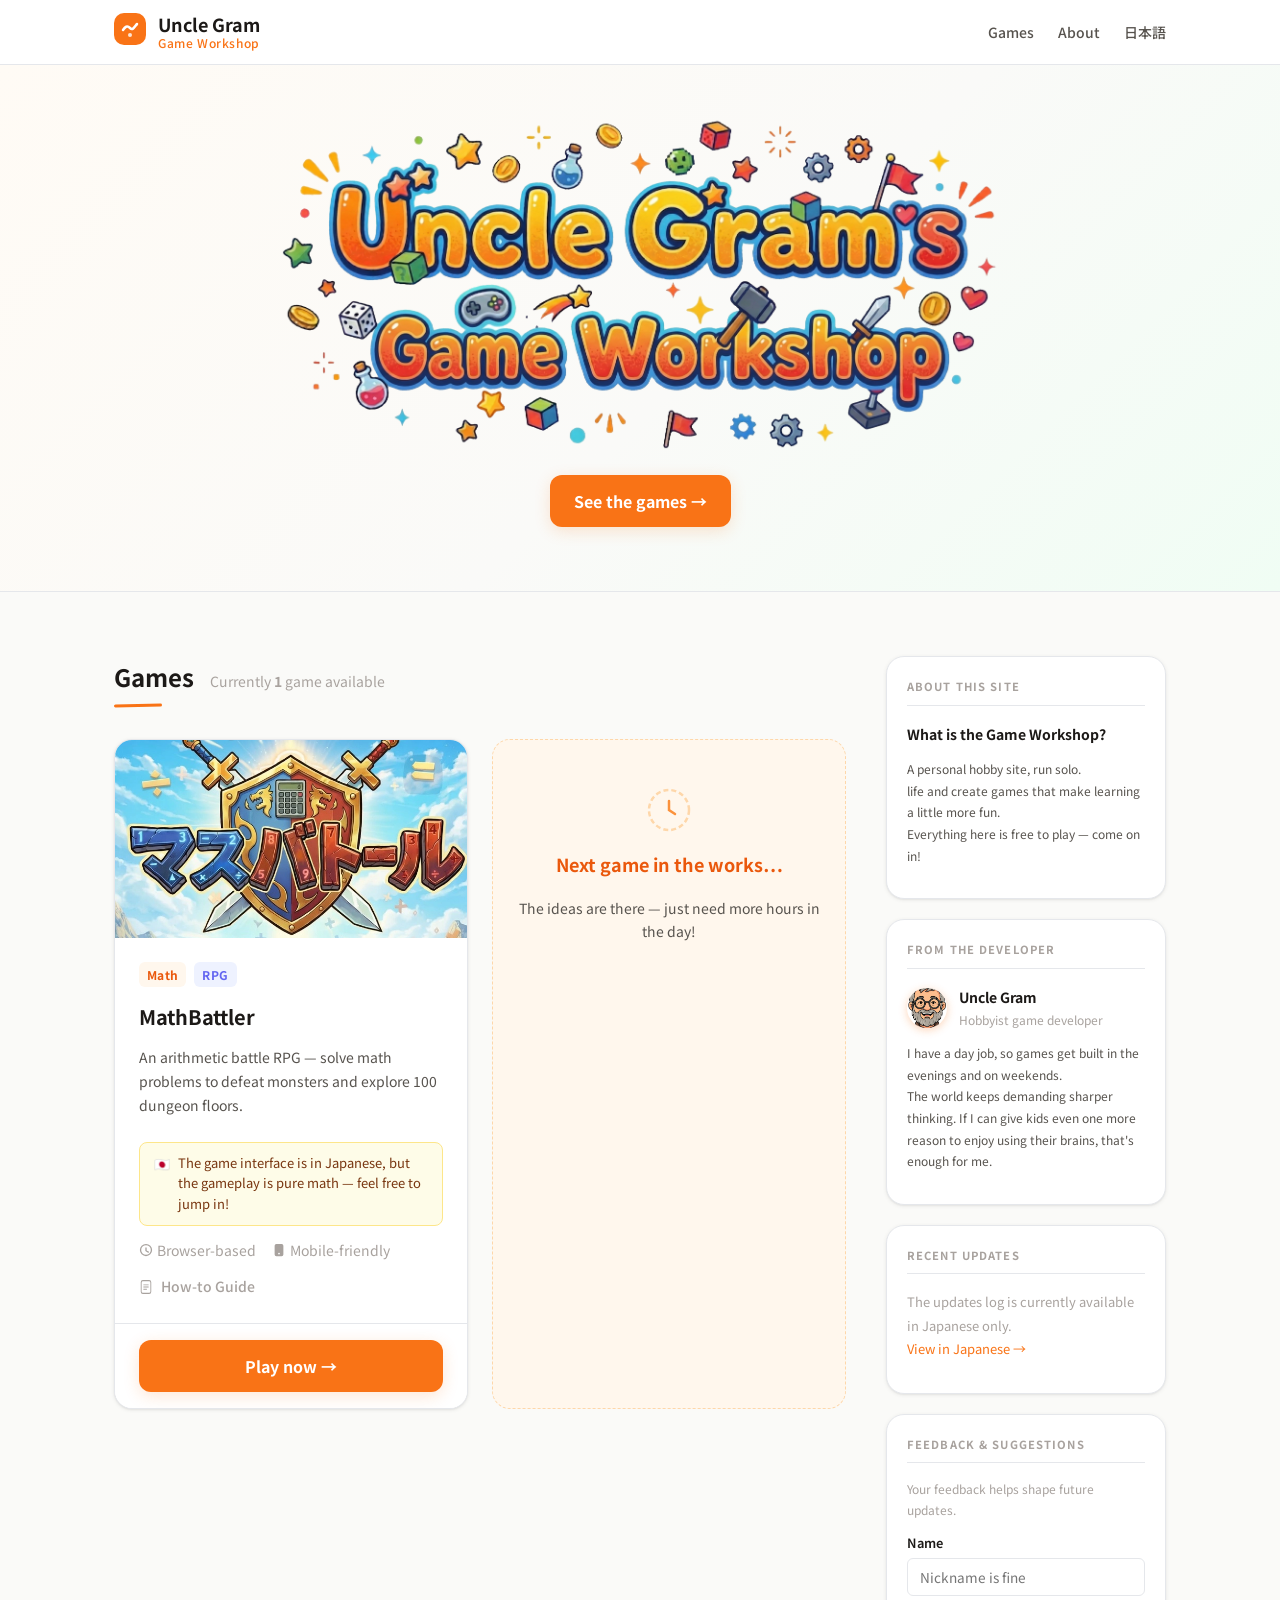
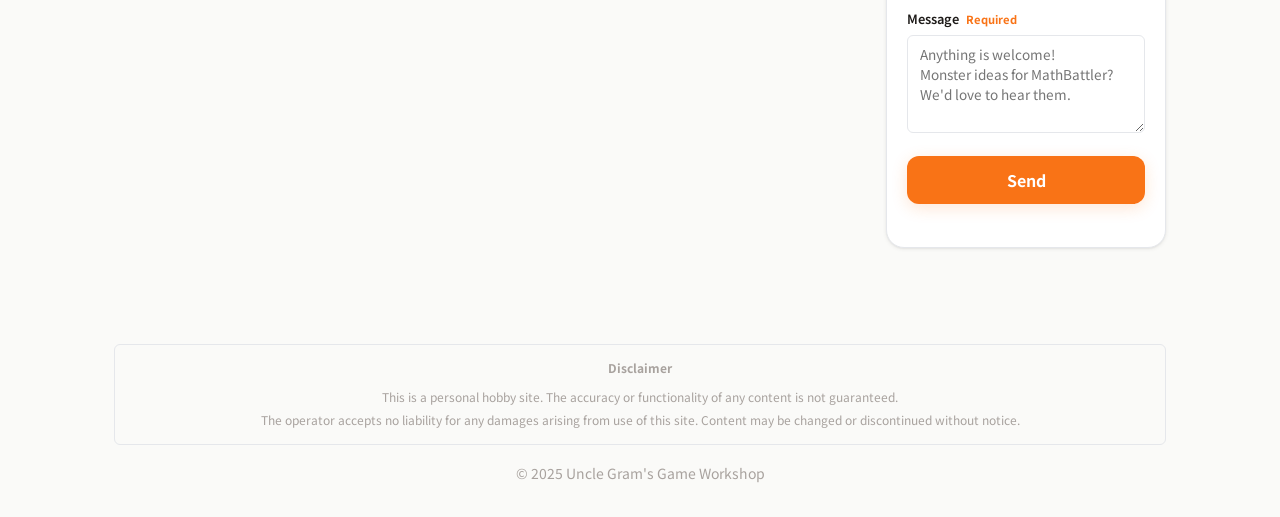
<file: index_en.html>
<!DOCTYPE html>
<html lang="en">

<head>
  <meta charset="UTF-8">
  <meta name="viewport" content="width=device-width, initial-scale=1.0">
  <title>Uncle Gram's Game Workshop</title>
  <meta name="description"
    content="A hobbyist game workshop — making games that make learning fun, one night at a time.">
  <link rel="preconnect" href="https://fonts.googleapis.com">
  <link rel="preconnect" href="https://fonts.gstatic.com" crossorigin>
  <link href="https://fonts.googleapis.com/css2?family=Noto+Sans+JP:wght@400;500;700&display=swap" rel="stylesheet">
  <link rel="stylesheet" href="style.css">
  <style>
    .disclaimer {
      margin-bottom: 1rem;
      padding: 0.75rem 1rem;
      border: 1px solid #e5e7eb;
      border-radius: 6px;
    }

    .disclaimer__title {
      font-size: 0.75rem !important;
      font-weight: 700;
      color: #a8a29e !important;
      text-align: center !important;
      margin-bottom: 0.5rem;
    }

    .disclaimer__body {
      font-size: 0.75rem !important;
      color: #a8a29e !important;
      line-height: 1.9;
      text-align: center !important;
    }

    .lang-switch {
      font-size: 0.8125rem;
      color: #a8a29e;
    }

    .lang-switch a {
      color: #f97316;
      text-decoration: none;
      font-weight: 600;
    }

    .lang-switch a:hover {
      text-decoration: underline;
    }

    .jp-notice {
      display: flex;
      align-items: flex-start;
      gap: 0.5rem;
      margin-top: 0.75rem;
      padding: 0.625rem 0.875rem;
      background: #fefce8;
      border: 1px solid #fde68a;
      border-radius: 8px;
      font-size: 0.8125rem;
      color: #78350f;
      line-height: 1.6;
    }

    .jp-notice__icon {
      flex-shrink: 0;
      margin-top: 1px;
    }
  </style>
</head>

<body>

  <!-- Header -->
  <header class="site-header">
    <div class="container">
      <div class="header-inner">
        <a href="/en" class="site-logo" aria-label="Uncle Gram Game Workshop — Top page">
          <span class="logo-icon" aria-hidden="true">
            <svg width="32" height="32" viewBox="0 0 32 32" fill="none" xmlns="http://www.w3.org/2000/svg">
              <rect width="32" height="32" rx="10" fill="#f97316" />
              <path d="M9 17 C11 14, 13 12, 16 15 C19 18, 21 13, 23 11" stroke="white" stroke-width="2.5"
                stroke-linecap="round" stroke-linejoin="round" fill="none" />
              <circle cx="16" cy="22" r="2" fill="white" opacity="0.8" />
            </svg>
          </span>
          <div class="logo-text-group">
            <span class="logo-text">Uncle Gram</span>
            <span class="logo-sub">Game Workshop</span>
          </div>
        </a>
        <nav class="site-nav" aria-label="Site navigation">
          <a href="#games" class="nav-link">Games</a>
          <a href="#about" class="nav-link">About</a>
          <a href="./index.html" class="nav-link" title="日本語版へ">日本語</a>
        </nav>
      </div>
    </div>
  </header>

  <main>
    <!-- Hero section -->
    <section class="hero">
      <div class="container">
        <img src="./Title_en.webp" alt="Uncle Gram's Game Workshop" class="hero-title-image" width="900" height="400">
        <a href="#games" class="btn btn-primary">See the games →</a>
      </div>
    </section>

    <!-- Main layout (game list + sidebar) -->
    <div class="container">
      <div class="page-layout">

        <!-- Main content: game list -->
        <div class="page-main">
          <section class="games-section" id="games" aria-labelledby="games-heading">
            <div class="section-header">
              <h2 id="games-heading" class="section-title">Games</h2>
              <p class="section-subtitle">Currently <strong>1</strong> game available</p>
            </div>

            <ul class="game-grid" role="list">

              <!-- MathBattler card -->
              <li class="game-card">
                <div class="game-card__thumbnail">
                  <img src="./MathBattler/assets/image/UI/title.webp" alt="MathBattler game screen" loading="lazy"
                    width="400" height="225">
                </div>
                <div class="game-card__body">
                  <div class="game-card__tags" aria-label="Genre">
                    <span class="tag tag--math">Math</span>
                    <span class="tag tag--rpg">RPG</span>
                  </div>
                  <h3 class="game-card__title">MathBattler</h3>
                    <p class="game-card__description">
                      An arithmetic battle RPG — solve math problems to defeat monsters and explore 100 dungeon floors.
                    </p>
                    <div class="jp-notice">
                      <span class="jp-notice__icon">🇯🇵</span>
                      <span>The game interface is in Japanese, but the gameplay is pure math — feel free to jump
                        in!</span>
                    </div>
                    <div class="game-card__meta">
                      <span class="meta-item">
                        <svg class="meta-icon" viewBox="0 0 16 16" aria-hidden="true">
                          <path
                            d="M8 1a7 7 0 1 0 0 14A7 7 0 0 0 8 1zm0 1.5a5.5 5.5 0 1 1 0 11 5.5 5.5 0 0 1 0-11zm.75 2.5h-1.5v4.25l3.5 2.1.75-1.24-2.75-1.65V5z" />
                        </svg>
                        Browser-based
                      </span>
                      <span class="meta-item">
                        <svg class="meta-icon" viewBox="0 0 16 16" aria-hidden="true">
                          <path
                            d="M11 1H5a2 2 0 0 0-2 2v10a2 2 0 0 0 2 2h6a2 2 0 0 0 2-2V3a2 2 0 0 0-2-2zm-3 12a1 1 0 1 1 0-2 1 1 0 0 1 0 2z" />
                        </svg>
                        Mobile-friendly
                      </span>
                    </div>
                  <a href="./MathBattler/manual_en.html" class="game-card__manual-link"
                    aria-label="View MathBattler how-to guide">
                    <svg class="meta-icon" viewBox="0 0 16 16" aria-hidden="true" fill="currentColor">
                      <path
                        d="M2 2.5A2.5 2.5 0 0 1 4.5 0h7A2.5 2.5 0 0 1 14 2.5v11a2.5 2.5 0 0 1-2.5 2.5h-7A2.5 2.5 0 0 1 2 13.5V2.5zm2.5-1A1.5 1.5 0 0 0 3 3v10a1.5 1.5 0 0 0 1.5 1.5h7A1.5 1.5 0 0 0 13 13V3a1.5 1.5 0 0 0-1.5-1.5h-7zM5 5h6v1H5V5zm0 2.5h6v1H5v-1zM5 10h4v1H5v-1z" />
                    </svg>
                    How-to Guide
                  </a>
                </div>
                <div class="game-card__footer">
                  <a href="./MathBattler/" class="btn btn-primary game-card__play-btn" aria-label="Play MathBattler">
                    Play now →
                  </a>
                </div>
              </li>

              <!-- Coming soon card -->
              <li class="game-card game-card--coming-soon" aria-label="Coming soon">
                <div class="game-card__body">
                  <div class="game-card__coming-icon" aria-hidden="true">
                    <svg width="44" height="44" viewBox="0 0 44 44" fill="none">
                      <circle cx="22" cy="22" r="20" stroke="#fed7aa" stroke-width="2.5" stroke-dasharray="5 3" />
                      <path d="M22 13v9l6 4" stroke="#fb923c" stroke-width="2.5" stroke-linecap="round" />
                    </svg>
                  </div>
                  <h3 class="game-card__title">Next game in the works…</h3>
                  <p class="game-card__description">The ideas are there — just need more hours in the day!</p>
                </div>
              </li>

            </ul>
          </section>
        </div>

        <!-- Sidebar -->
        <aside class="page-sidebar" id="about" aria-label="Site information">

          <!-- About this site -->
          <div class="sidebar-widget">
            <p class="sidebar-widget__title">About this site</p>
            <div class="sidebar-dev__header">
              <div>
                <p class="sidebar-dev__name">What is the Game Workshop?</p>
              </div>
            </div>
            <p class="sidebar-dev__bio">
              A personal hobby site, run solo.<br>life and create games that make learning a little more
              fun.<br>Everything here is free to play — come on in!
            </p>
          </div>

          <!-- Developer widget -->
          <div class="sidebar-widget">
            <p class="sidebar-widget__title">From the developer</p>
            <div class="sidebar-dev__header">
              <img src="./icon.webp" alt="Uncle Gram" class="sidebar-dev__avatar">
              <div>
                <p class="sidebar-dev__name">Uncle Gram</p>
                <p class="sidebar-dev__role">Hobbyist game developer</p>
              </div>
            </div>
            <p class="sidebar-dev__bio">
              I have a day job, so games get built in the evenings and on weekends.<br>The world keeps demanding sharper
              thinking. If I can give kids even one more reason to enjoy using their brains, that's enough for me.</p>
          </div>

          <!-- Recent updates (Japanese only) -->
          <div class="sidebar-widget">
            <p class="sidebar-widget__title">Recent Updates</p>
            <p class="sidebar-dev__bio" style="font-size:0.8125rem; color:#a8a29e;">
              The updates log is currently available in Japanese only.<br>
              <a href="./updates.html" style="color:#f97316;">View in Japanese →</a>
            </p>
          </div>

          <!-- Contact form -->
          <div class="sidebar-widget">
            <p class="sidebar-widget__title">Feedback &amp; Suggestions</p>
            <p class="contact-form__note">Your feedback helps shape future updates.</p>
            <form id="contactForm" class="contact-form" novalidate>
              <div class="contact-form__field">
                <label for="contactName" class="contact-form__label">Name</label>
                <input type="text" id="contactName" name="name" class="contact-form__input"
                  placeholder="Nickname is fine" maxlength="50">
              </div>
              <div class="contact-form__field">
                <label for="contactMessage" class="contact-form__label">Message <span
                    class="contact-form__required">Required</span></label>
                <textarea id="contactMessage" name="message" class="contact-form__textarea"
                  placeholder="Anything is welcome!&#10;Monster ideas for MathBattler? We'd love to hear them." rows="4"
                  maxlength="1000" required></textarea>
              </div>
              <button type="submit" class="contact-form__submit btn btn-primary">Send</button>
              <p id="contactStatus" class="contact-form__status" aria-live="polite"></p>
            </form>
          </div>

        </aside>

      </div>
    </div>
  </main>

  <!-- Footer -->
  <footer class="site-footer">
    <div class="container">
      <div class="disclaimer">
        <p class="disclaimer__title">Disclaimer</p>
        <p class="disclaimer__body">
          This is a personal hobby site. The accuracy or functionality of any content is not guaranteed.<br>
          The operator accepts no liability for any damages arising from use of this site. Content may be changed or
          discontinued without notice.
        </p>
      </div>
      <p class="footer-copy">&copy; 2025 Uncle Gram's Game Workshop</p>
    </div>
  </footer>

  <script>
    const APPS_SCRIPT_URL = 'https://script.google.com/macros/s/AKfycbziDH1zsPxr6wWaqqXhCknY28IbYsNo3tGsRkliEOTKn2NSBKEBW5jUoRVAeFHSg_ZB/exec';

    document.getElementById('contactForm').addEventListener('submit', function (e) {
      e.preventDefault();
      const name = document.getElementById('contactName').value.trim();
      const message = document.getElementById('contactMessage').value.trim();
      const status = document.getElementById('contactStatus');

      if (!message) {
        status.textContent = 'Please enter your message.';
        status.className = 'contact-form__status contact-form__status--error';
        return;
      }

      const submitBtn = this.querySelector('.contact-form__submit');
      submitBtn.disabled = true;
      submitBtn.textContent = 'Sending…';
      status.textContent = '';
      status.className = 'contact-form__status';

      const formData = new URLSearchParams();
      formData.append('name', name || '(anonymous)');
      formData.append('message', message);

      fetch(APPS_SCRIPT_URL, { method: 'POST', mode: 'no-cors', body: formData })
        .then(() => {
          status.textContent = 'Message sent! Thank you.';
          status.className = 'contact-form__status contact-form__status--success';
          document.getElementById('contactForm').reset();
        })
        .catch(() => {
          status.textContent = 'Failed to send. Please try again later.';
          status.className = 'contact-form__status contact-form__status--error';
        })
        .finally(() => {
          submitBtn.disabled = false;
          submitBtn.textContent = 'Send';
        });
    });
  </script>
</body>

</html>
</file>
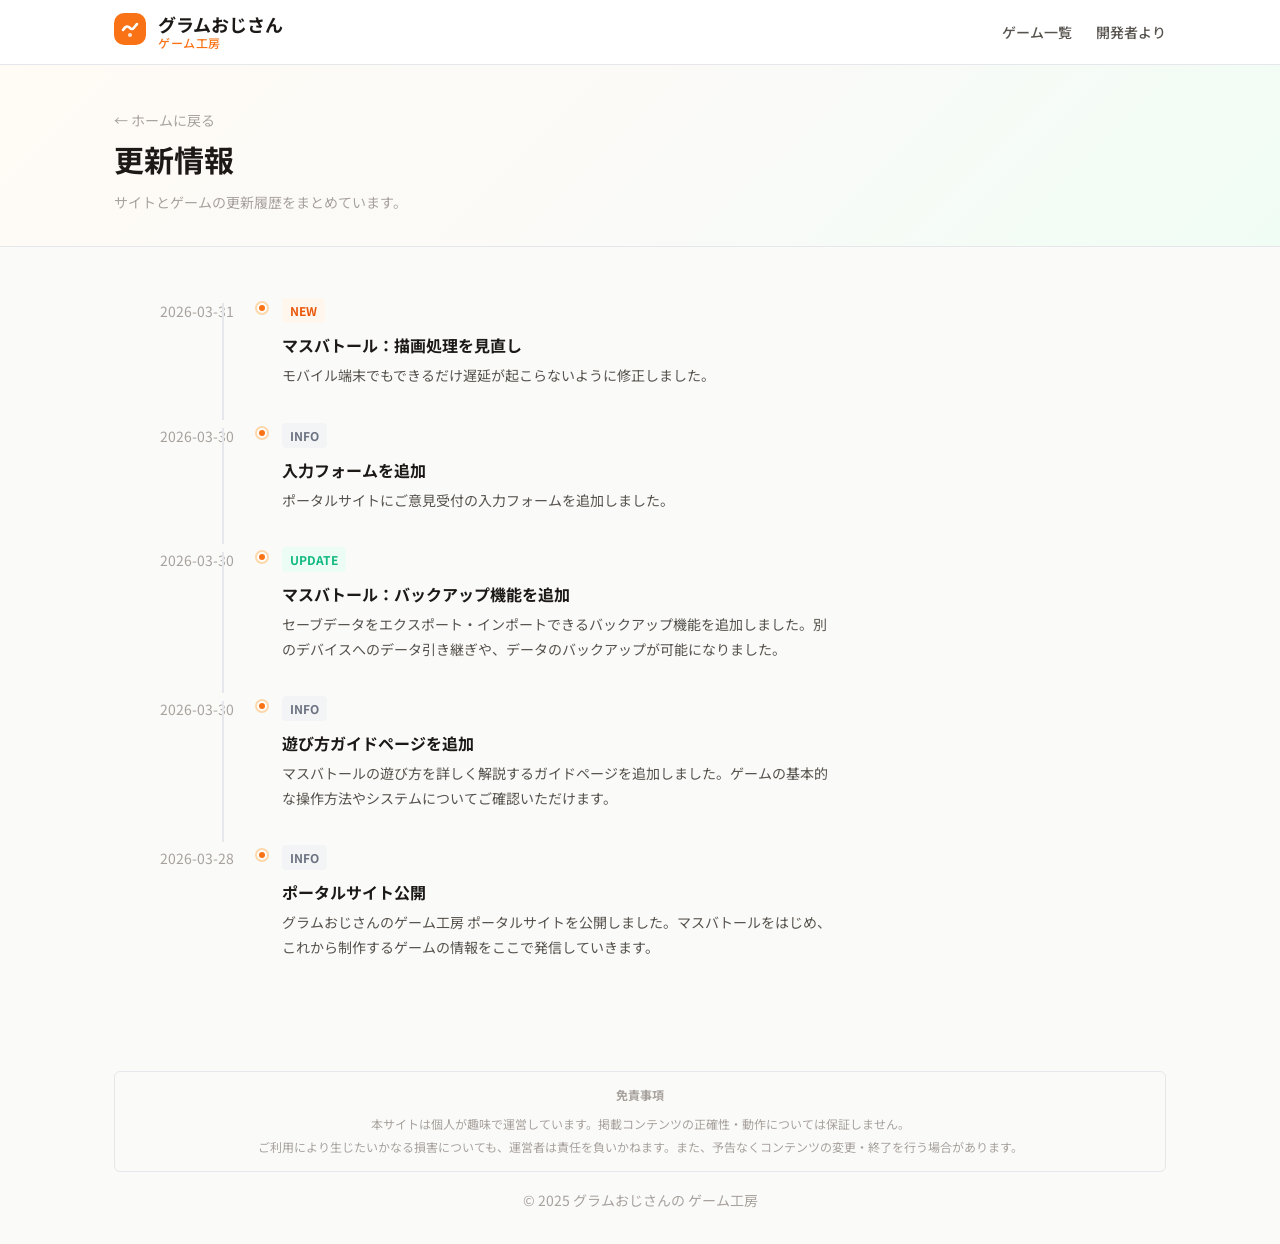
<file: updates.html>
<!DOCTYPE html>
<html lang="ja">

<head>
  <meta charset="UTF-8">
  <meta name="viewport" content="width=device-width, initial-scale=1.0">
  <title>更新情報 — グラムおじさんの ゲーム工房</title>
  <meta name="description" content="グラムおじさんのゲーム工房の更新履歴。新機能・バグ修正・コンテンツ追加の情報をまとめています。">
  <link rel="preconnect" href="https://fonts.googleapis.com">
  <link rel="preconnect" href="https://fonts.gstatic.com" crossorigin>
  <link href="https://fonts.googleapis.com/css2?family=Noto+Sans+JP:wght@400;500;700&display=swap" rel="stylesheet">
  <link rel="stylesheet" href="style.css">
  <style>
    .disclaimer {
      margin-bottom: 1rem;
      padding: 0.75rem 1rem;
      border: 1px solid #e5e7eb;
      border-radius: 6px;
    }

    .disclaimer__title {
      font-size: 0.75rem !important;
      font-weight: 700;
      color: #a8a29e !important;
      text-align: center !important;
      margin-bottom: 0.5rem;
    }

    .disclaimer__body {
      font-size: 0.75rem !important;
      color: #a8a29e !important;
      line-height: 1.9;
      text-align: center !important;
    }
  </style>
</head>

<body>

  <!-- ヘッダー -->
  <header class="site-header">
    <div class="container">
      <div class="header-inner">
        <a href="/" class="site-logo" aria-label="グラムおじさん ゲーム工房 トップページ">
          <span class="logo-icon" aria-hidden="true">
            <svg width="32" height="32" viewBox="0 0 32 32" fill="none" xmlns="http://www.w3.org/2000/svg">
              <rect width="32" height="32" rx="10" fill="#f97316" />
              <path d="M9 17 C11 14, 13 12, 16 15 C19 18, 21 13, 23 11" stroke="white" stroke-width="2.5"
                stroke-linecap="round" stroke-linejoin="round" fill="none" />
              <circle cx="16" cy="22" r="2" fill="white" opacity="0.8" />
            </svg>
          </span>
          <div class="logo-text-group">
            <span class="logo-text">グラムおじさん</span>
            <span class="logo-sub">ゲーム工房</span>
          </div>
        </a>
        <nav class="site-nav" aria-label="サイトナビゲーション">
          <a href="/#games" class="nav-link">ゲーム一覧</a>
          <a href="/#about" class="nav-link">開発者より</a>
        </nav>
      </div>
    </div>
  </header>

  <main>

    <!-- ページヘッダー -->
    <div class="updates-hero">
      <div class="container">
        <div>
          <a href="/" class="updates-hero__back">← ホームに戻る</a>
          <h1 class="updates-hero__title">更新情報</h1>
          <p class="updates-hero__sub">サイトとゲームの更新履歴をまとめています。</p>
        </div>
      </div>
    </div>

    <!-- タイムライン -->
    <div class="updates-content">
      <div class="container">
        <ul class="updates-timeline" aria-label="更新履歴">

          <li class="timeline-item">
            <div class="timeline-item__date">2026-03-31</div>
            <div class="timeline-item__body">
              <span class="timeline-item__badge timeline-item__badge--new">NEW</span>
              <p class="timeline-item__title">マスバトール：描画処理を見直し</p>
              <p class="timeline-item__desc">モバイル端末でもできるだけ遅延が起こらないように修正しました。</p>
            </div>
          </li>

          <li class="timeline-item">
            <div class="timeline-item__date">2026-03-30</div>
            <div class="timeline-item__body">
              <span class="timeline-item__badge timeline-item__badge--info">INFO</span>
              <p class="timeline-item__title">入力フォームを追加</p>
              <p class="timeline-item__desc">ポータルサイトにご意見受付の入力フォームを追加しました。</p>
            </div>
          </li>

          <li class="timeline-item">
            <div class="timeline-item__date">2026-03-30</div>
            <div class="timeline-item__body">
              <span class="timeline-item__badge timeline-item__badge--update">UPDATE</span>
              <p class="timeline-item__title">マスバトール：バックアップ機能を追加</p>
              <p class="timeline-item__desc">セーブデータをエクスポート・インポートできるバックアップ機能を追加しました。別のデバイスへのデータ引き継ぎや、データのバックアップが可能になりました。
              </p>
            </div>
          </li>

          <li class="timeline-item">
            <div class="timeline-item__date">2026-03-30</div>
            <div class="timeline-item__body">
              <span class="timeline-item__badge timeline-item__badge--info">INFO</span>
              <p class="timeline-item__title">遊び方ガイドページを追加</p>
              <p class="timeline-item__desc">マスバトールの遊び方を詳しく解説するガイドページを追加しました。ゲームの基本的な操作方法やシステムについてご確認いただけます。</p>
            </div>
          </li>

          <li class="timeline-item">
            <div class="timeline-item__date">2026-03-28</div>
            <div class="timeline-item__body">
              <span class="timeline-item__badge timeline-item__badge--info">INFO</span>
              <p class="timeline-item__title">ポータルサイト公開</p>
              <p class="timeline-item__desc">グラムおじさんのゲーム工房 ポータルサイトを公開しました。マスバトールをはじめ、これから制作するゲームの情報をここで発信していきます。</p>
            </div>
          </li>

        </ul>
      </div>
    </div>

  </main>

  <!-- フッター -->
  <footer class="site-footer">
    <div class="container">
      <div class="disclaimer">
        <p class="disclaimer__title">免責事項</p>
        <p class="disclaimer__body">
          本サイトは個人が趣味で運営しています。掲載コンテンツの正確性・動作については保証しません。<br>
          ご利用により生じたいかなる損害についても、運営者は責任を負いかねます。また、予告なくコンテンツの変更・終了を行う場合があります。
        </p>
      </div>
      <p class="footer-copy">&copy; 2025 グラムおじさんの ゲーム工房</p>
    </div>
  </footer>

</body>

</html>
</file>
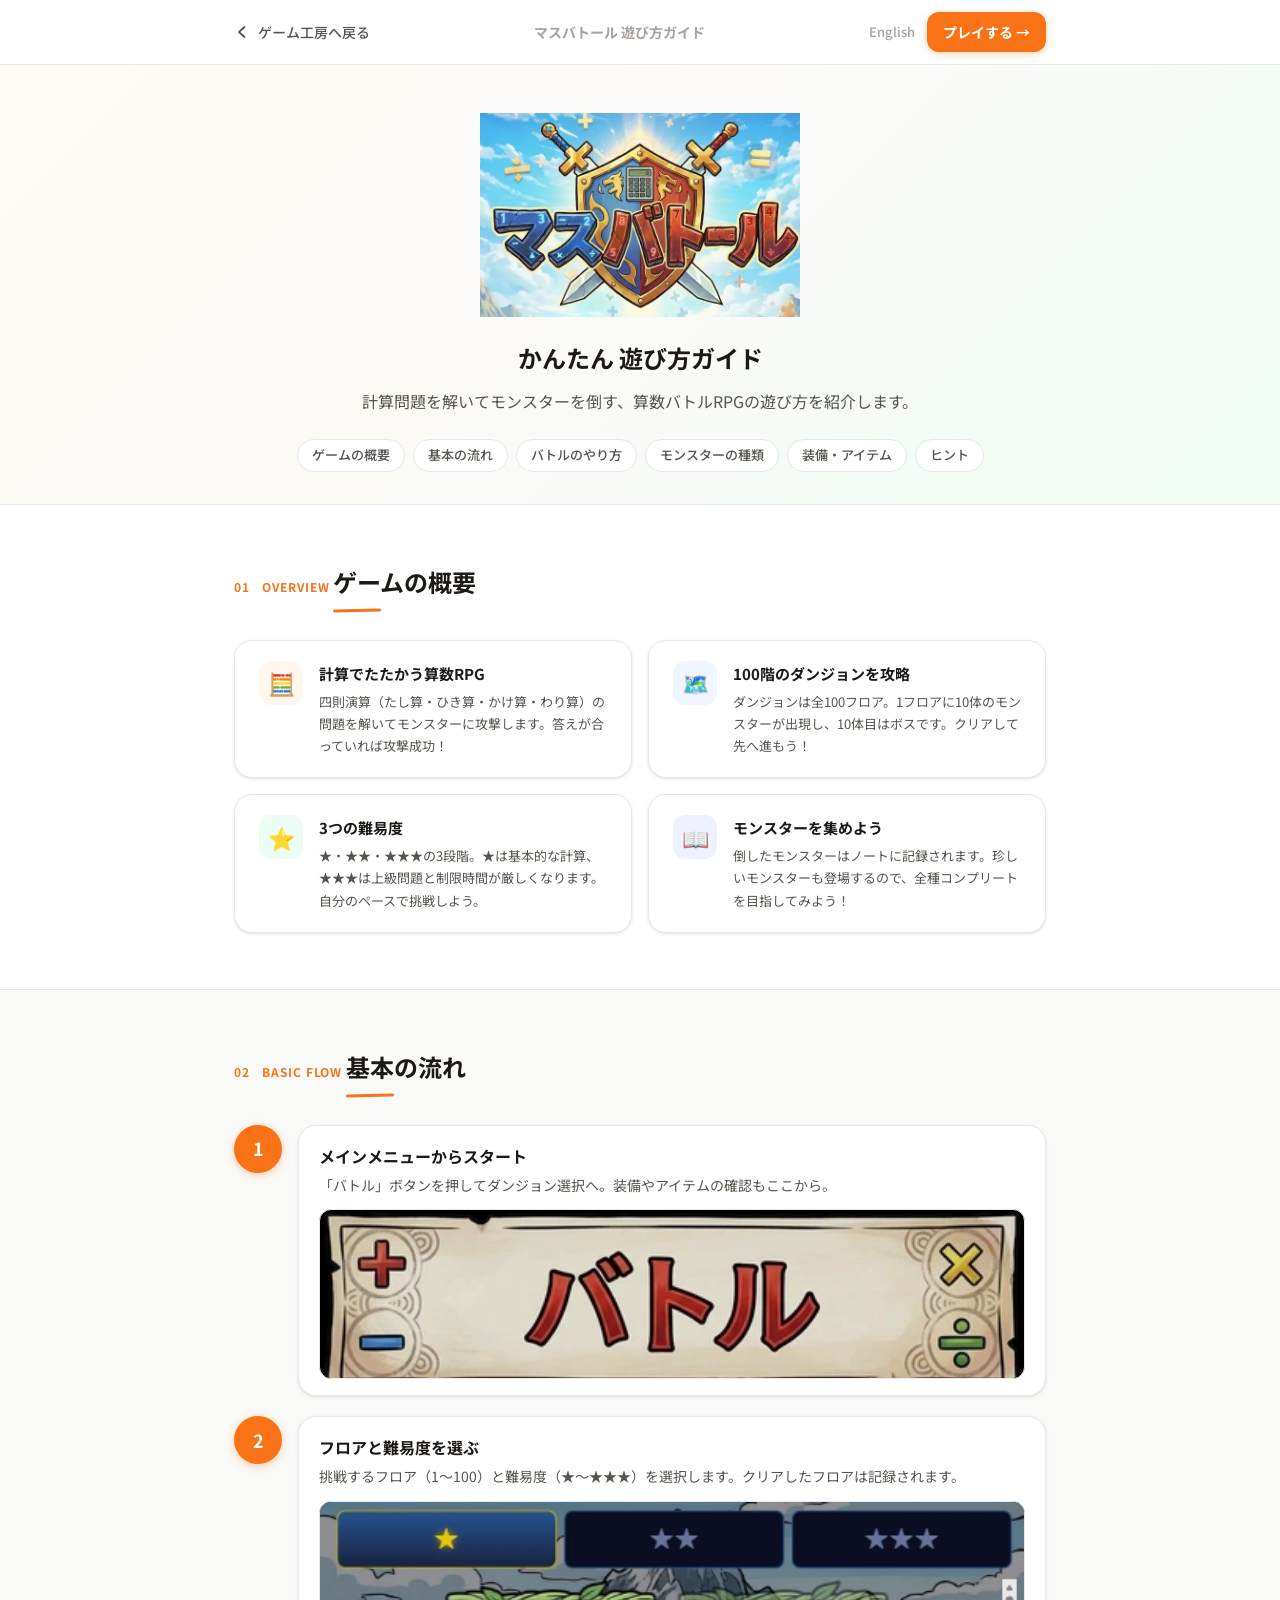
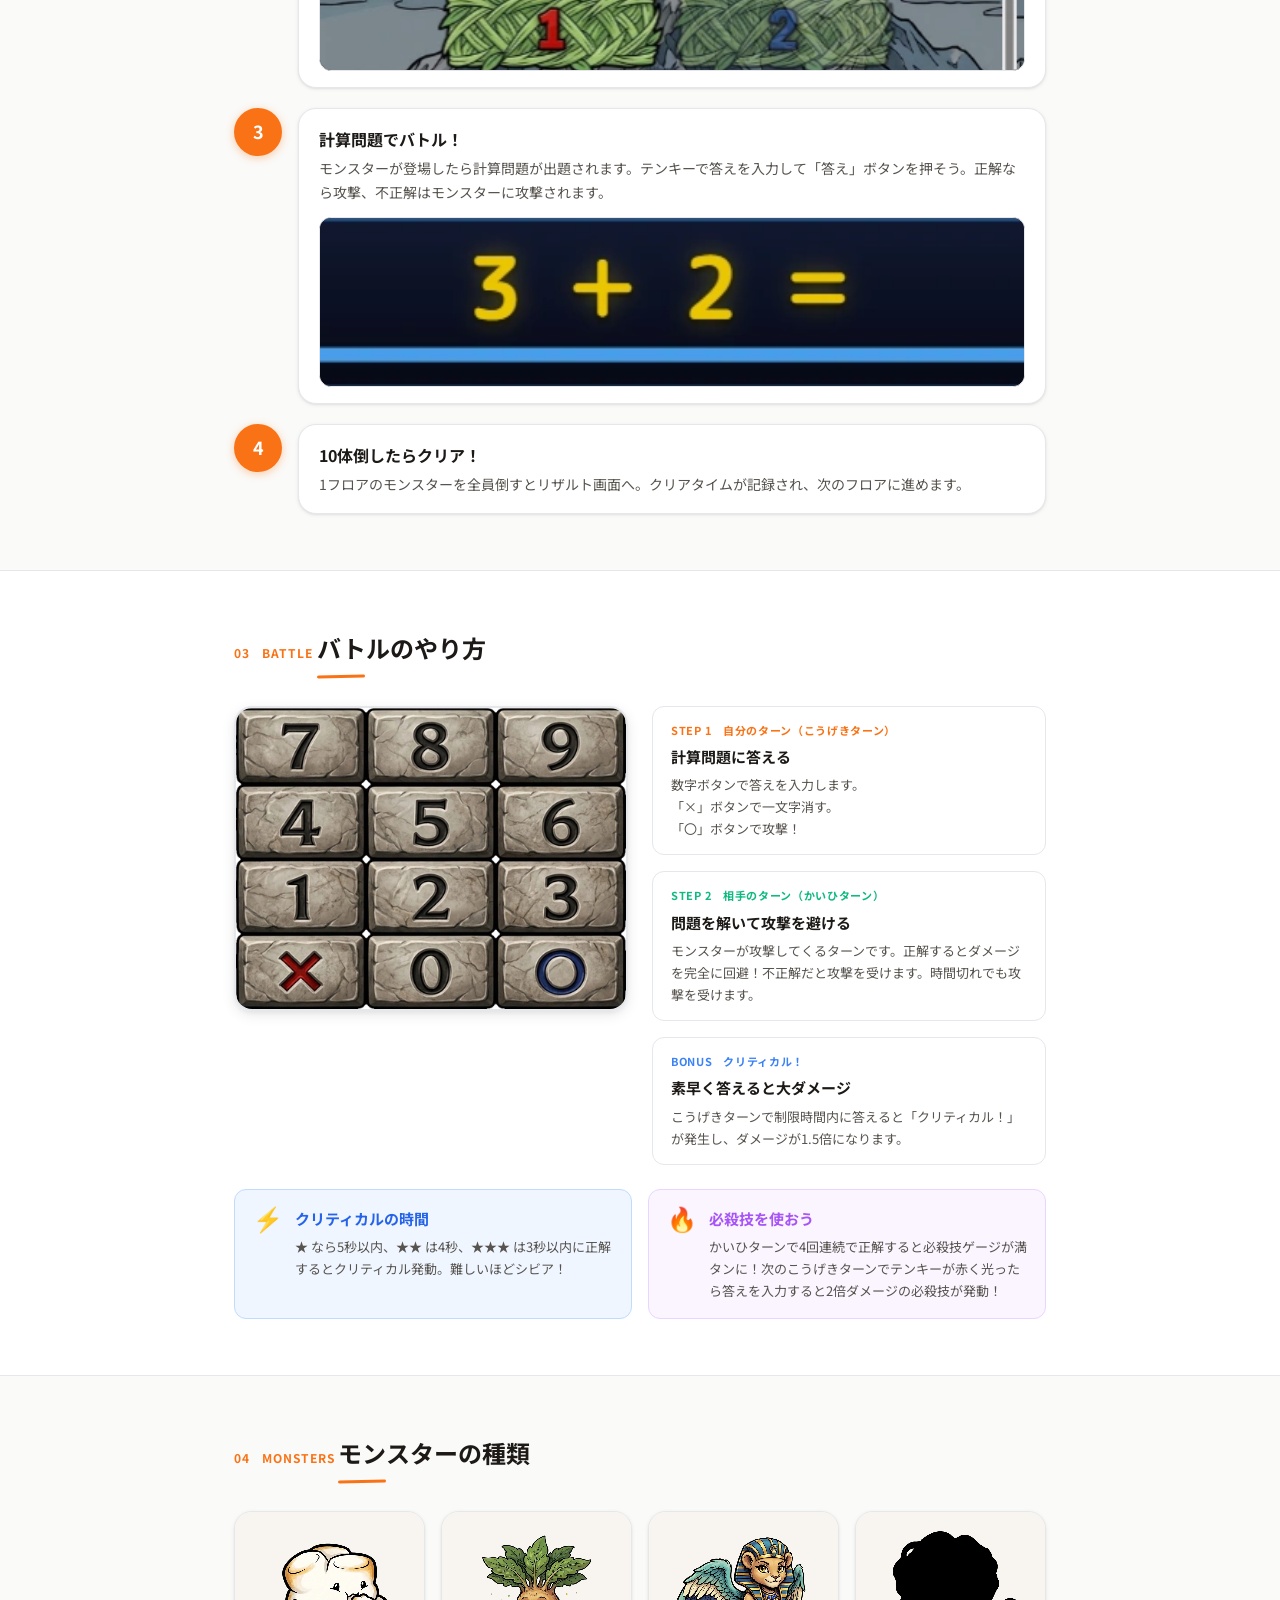
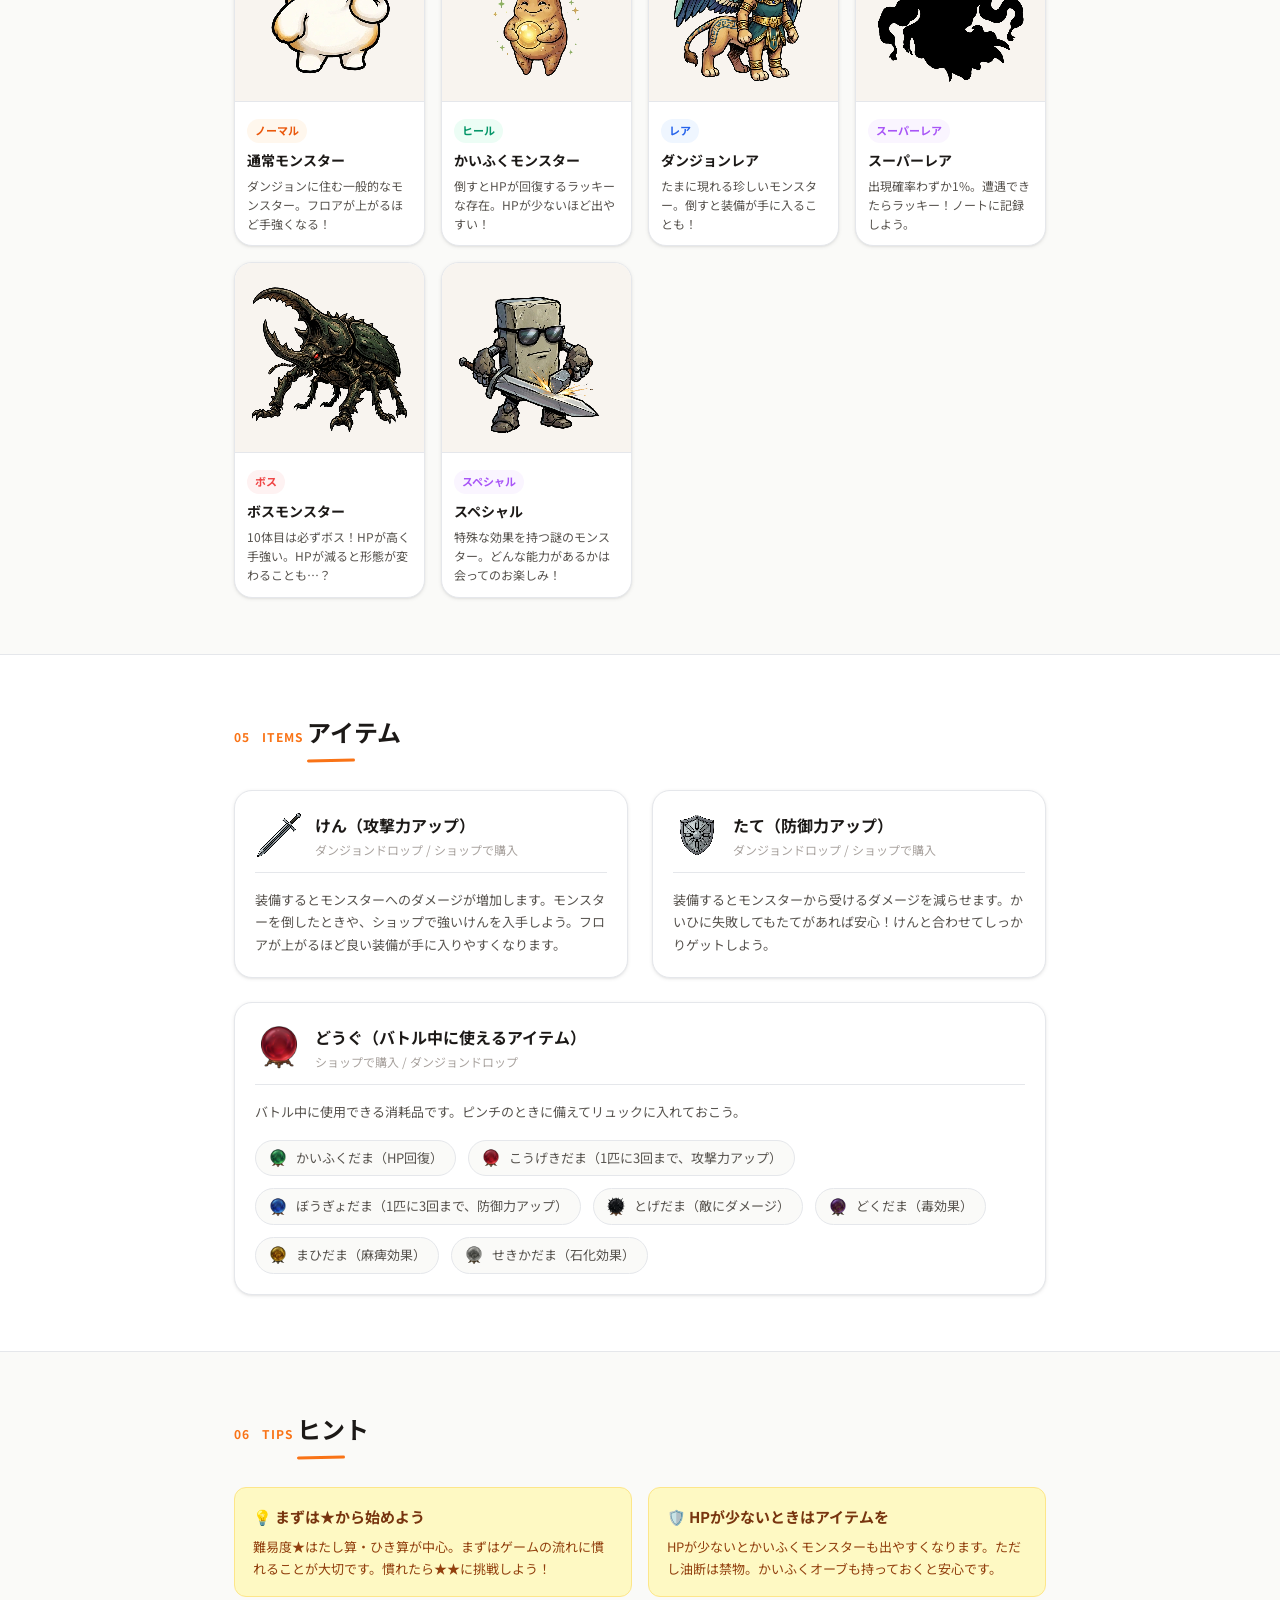
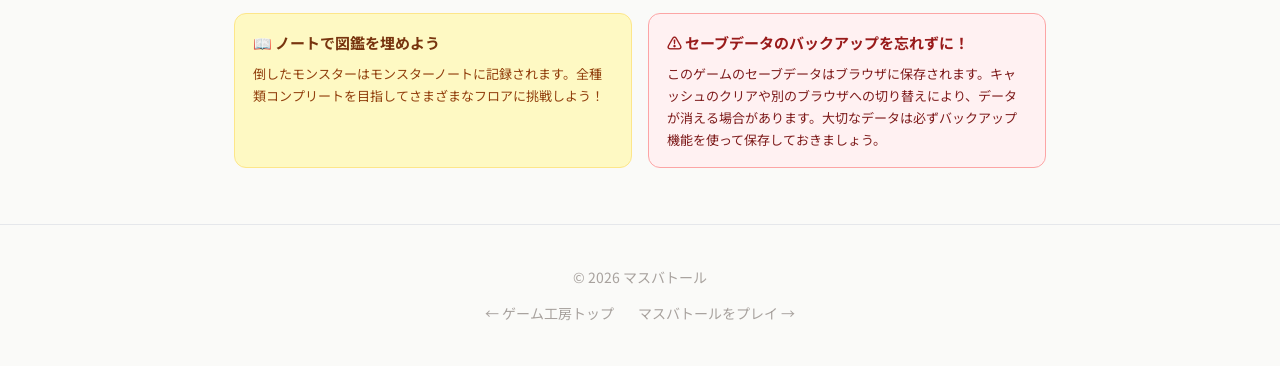
<file: MathBattler/manual.html>
<!DOCTYPE html>
<html lang="ja">

<head>
  <meta charset="UTF-8">
  <meta name="viewport" content="width=device-width, initial-scale=1.0">
  <title>遊び方ガイド — マスバトール</title>
  <meta name="description" content="算数RPG「マスバトール」の遊び方ガイド。基本の流れ、バトルのやり方、モンスターの種類、装備とアイテムを解説します。">
  <link rel="preconnect" href="https://fonts.googleapis.com">
  <link rel="preconnect" href="https://fonts.gstatic.com" crossorigin>
  <link href="https://fonts.googleapis.com/css2?family=Noto+Sans+JP:wght@400;500;700&display=swap" rel="stylesheet">
  <style>
    *,
    *::before,
    *::after {
      box-sizing: border-box;
      margin: 0;
      padding: 0;
    }

    :root {
      --color-bg: #fafaf8;
      --color-surface: #ffffff;
      --color-border: #e5e7eb;
      --color-orange: #f97316;
      --color-orange-light: #fff7ed;
      --color-orange-mid: #fed7aa;
      --color-orange-dark: #ea580c;
      --color-amber-light: #fef9c3;
      --color-amber-mid: #fde68a;
      --color-blue: #3b82f6;
      --color-blue-light: #eff6ff;
      --color-blue-dark: #2563eb;
      --color-green: #10b981;
      --color-green-light: #ecfdf5;
      --color-indigo: #6366f1;
      --color-indigo-light: #eef2ff;
      --color-purple: #a855f7;
      --color-purple-light: #faf5ff;
      --color-red: #ef4444;
      --color-red-light: #fef2f2;
      --color-text-primary: #1c1917;
      --color-text-secondary: #57534e;
      --color-text-muted: #a8a29e;
      --font-base: 'Noto Sans JP', 'Hiragino Kaku Gothic ProN', 'Yu Gothic', sans-serif;
      --radius-sm: 6px;
      --radius-md: 12px;
      --radius-lg: 18px;
      --shadow-sm: 0 1px 4px rgba(0, 0, 0, .07), 0 1px 2px rgba(0, 0, 0, .05);
      --shadow-md: 0 4px 14px rgba(0, 0, 0, .09), 0 2px 4px rgba(0, 0, 0, .05);
      --shadow-lg: 0 12px 32px rgba(0, 0, 0, .11), 0 4px 8px rgba(0, 0, 0, .05);
      --transition: 200ms cubic-bezier(.4, 0, .2, 1);
    }

    html {
      scroll-behavior: smooth;
    }

    body {
      font-family: var(--font-base);
      font-size: 1rem;
      line-height: 1.75;
      color: var(--color-text-primary);
      background-color: var(--color-bg);
      -webkit-font-smoothing: antialiased;
    }

    img {
      display: block;
      max-width: 100%;
    }

    a {
      color: var(--color-blue-dark);
      text-decoration: none;
    }

    .container {
      width: 100%;
      max-width: 860px;
      margin-inline: auto;
      padding-inline: 1.5rem;
    }

    /* ===== ヘッダー ===== */
    .site-header {
      position: sticky;
      top: 0;
      z-index: 100;
      background-color: rgba(255, 255, 255, .93);
      backdrop-filter: blur(10px);
      -webkit-backdrop-filter: blur(10px);
      border-bottom: 1px solid var(--color-border);
    }

    .header-inner {
      display: flex;
      align-items: center;
      justify-content: space-between;
      height: 64px;
      gap: 1rem;
    }

    .back-link {
      display: inline-flex;
      align-items: center;
      gap: 0.5rem;
      font-size: 0.875rem;
      font-weight: 500;
      color: var(--color-text-secondary);
      transition: color var(--transition);
    }

    .back-link:hover {
      color: var(--color-orange);
    }

    .back-link svg {
      width: 16px;
      height: 16px;
      flex-shrink: 0;
    }

    .header-title {
      font-size: 0.875rem;
      font-weight: 700;
      color: var(--color-text-muted);
    }

    .play-btn {
      display: inline-flex;
      align-items: center;
      gap: 0.375rem;
      padding: 0.5rem 1rem;
      background-color: var(--color-orange);
      color: #fff;
      border-radius: var(--radius-md);
      font-size: 0.875rem;
      font-weight: 700;
      transition: background-color var(--transition), transform var(--transition);
      box-shadow: 0 2px 8px rgba(249, 115, 22, .3);
    }

    .play-btn:hover {
      background-color: var(--color-orange-dark);
      transform: translateY(-1px);
    }

    /* ===== ヒーロー ===== */
    .hero {
      padding-block: 3rem 2rem;
      background: linear-gradient(135deg, #fffbf5 0%, #fafaf8 55%, #f0fdf4 100%);
      border-bottom: 1px solid var(--color-border);
      text-align: center;
    }

    .hero-logo {
      max-width: 320px;
      margin-inline: auto;
      margin-bottom: 1.25rem;
    }

    .hero-tagline {
      font-size: 1.5rem;
      font-weight: 700;
      color: var(--color-text-primary);
      margin-bottom: 0.5rem;
    }

    .hero-sub {
      font-size: 1rem;
      color: var(--color-text-secondary);
      margin-bottom: 1.5rem;
    }

    .toc {
      display: flex;
      flex-wrap: wrap;
      justify-content: center;
      gap: 0.5rem;
      margin-top: 1rem;
    }

    .toc a {
      padding: 0.25rem 0.875rem;
      background: var(--color-surface);
      border: 1.5px solid var(--color-border);
      border-radius: 999px;
      font-size: 0.8125rem;
      font-weight: 500;
      color: var(--color-text-secondary);
      transition: border-color var(--transition), color var(--transition);
    }

    .toc a:hover {
      border-color: var(--color-orange);
      color: var(--color-orange);
    }

    /* ===== セクション共通 ===== */
    .guide-section {
      padding-block: 3.5rem;
      border-bottom: 1px solid var(--color-border);
    }

    .guide-section:nth-child(even) {
      background-color: var(--color-surface);
    }

    .section-label {
      display: inline-flex;
      align-items: center;
      gap: 0.5rem;
      font-size: 0.75rem;
      font-weight: 700;
      letter-spacing: .08em;
      text-transform: uppercase;
      color: var(--color-orange);
      margin-bottom: 0.5rem;
    }

    .section-title {
      font-size: 1.5rem;
      font-weight: 700;
      color: var(--color-text-primary);
      position: relative;
      display: inline-block;
      margin-bottom: 1.75rem;
    }

    .section-title::after {
      content: '';
      display: block;
      width: 2em;
      height: 3px;
      background: var(--color-orange);
      border-radius: 999px;
      margin-top: 6px;
      transform: rotate(-1deg);
    }

    /* ===== 概要 ===== */
    .overview-grid {
      display: grid;
      grid-template-columns: 1fr 1fr;
      gap: 1rem;
    }

    .overview-card {
      background: var(--color-surface);
      border: 1.5px solid var(--color-border);
      border-radius: var(--radius-lg);
      padding: 1.25rem 1.5rem;
      display: flex;
      align-items: flex-start;
      gap: 1rem;
      box-shadow: var(--shadow-sm);
    }

    .overview-card__icon {
      width: 44px;
      height: 44px;
      border-radius: var(--radius-md);
      display: flex;
      align-items: center;
      justify-content: center;
      font-size: 1.375rem;
      flex-shrink: 0;
    }

    .oc--orange {
      background: var(--color-orange-light);
    }

    .oc--blue {
      background: var(--color-blue-light);
    }

    .oc--green {
      background: var(--color-green-light);
    }

    .oc--indigo {
      background: var(--color-indigo-light);
    }

    .overview-card__title {
      font-size: 0.9375rem;
      font-weight: 700;
      color: var(--color-text-primary);
      margin-bottom: 0.25rem;
    }

    .overview-card__body {
      font-size: 0.8125rem;
      color: var(--color-text-secondary);
      line-height: 1.7;
    }

    /* ===== 基本の流れ ===== */
    .flow-list {
      display: flex;
      flex-direction: column;
      gap: 1.25rem;
    }

    .flow-item {
      display: grid;
      grid-template-columns: 3rem 1fr;
      gap: 1rem;
      align-items: start;
    }

    .flow-num {
      width: 3rem;
      height: 3rem;
      border-radius: 50%;
      background: var(--color-orange);
      color: #fff;
      font-weight: 700;
      font-size: 1.125rem;
      display: flex;
      align-items: center;
      justify-content: center;
      flex-shrink: 0;
      box-shadow: 0 2px 8px rgba(249, 115, 22, .35);
    }

    .flow-content {
      background: var(--color-surface);
      border: 1.5px solid var(--color-border);
      border-radius: var(--radius-lg);
      padding: 1rem 1.25rem;
      box-shadow: var(--shadow-sm);
    }

    .flow-content h3 {
      font-size: 1rem;
      font-weight: 700;
      color: var(--color-text-primary);
      margin-bottom: 0.25rem;
    }

    .flow-content p {
      font-size: 0.875rem;
      color: var(--color-text-secondary);
      line-height: 1.7;
    }

    .flow-img {
      margin-top: 0.75rem;
      border-radius: var(--radius-md);
      overflow: hidden;
      border: 1px solid var(--color-border);
      background: #000;
    }

    .flow-img img {
      width: 100%;
      height: 168px;
      object-fit: cover;
      object-position: center top;
      opacity: 0.92;
    }

    /* ===== バトル ===== */
    .battle-layout {
      display: grid;
      grid-template-columns: 1fr 1fr;
      gap: 1.5rem;
      align-items: start;
    }

    .battle-img-wrap {
      border-radius: var(--radius-lg);
      overflow: hidden;
      border: 2px solid var(--color-border);
      box-shadow: var(--shadow-md);
    }

    .battle-img-wrap img {
      width: 100%;
      height: auto;
    }

    .battle-steps {
      display: flex;
      flex-direction: column;
      gap: 1rem;
    }

    .step-card {
      border-radius: var(--radius-md);
      padding: 0.875rem 1.125rem;
      border: 1.5px solid var(--color-border);
      background: var(--color-surface);
    }

    .step-card__label {
      font-size: 0.6875rem;
      font-weight: 700;
      letter-spacing: .06em;
      text-transform: uppercase;
      margin-bottom: 0.25rem;
    }

    .step-card__title {
      font-size: 0.9375rem;
      font-weight: 700;
      color: var(--color-text-primary);
      margin-bottom: 0.25rem;
    }

    .step-card__body {
      font-size: 0.8125rem;
      color: var(--color-text-secondary);
      line-height: 1.7;
    }

    .step-card--attack .step-card__label {
      color: var(--color-orange);
    }

    .step-card--critical .step-card__label {
      color: var(--color-blue);
    }

    .step-card--special .step-card__label {
      color: var(--color-purple, #a855f7);
    }

    .step-card--dodge .step-card__label {
      color: var(--color-green);
    }

    /* クリティカル・必殺技ハイライト */
    .highlight-box {
      margin-top: 1.5rem;
      display: grid;
      grid-template-columns: 1fr 1fr;
      gap: 1rem;
    }

    .highlight {
      border-radius: var(--radius-md);
      padding: 1rem 1.125rem;
      display: flex;
      align-items: flex-start;
      gap: 0.75rem;
    }

    .highlight--blue {
      background: var(--color-blue-light);
      border: 1.5px solid #bfdbfe;
    }

    .highlight--purple {
      background: var(--color-purple-light);
      border: 1.5px solid #e9d5ff;
    }

    .highlight__icon {
      font-size: 1.5rem;
      line-height: 1;
      flex-shrink: 0;
    }

    .highlight__title {
      font-size: 0.9375rem;
      font-weight: 700;
      margin-bottom: 0.25rem;
    }

    .highlight--blue .highlight__title {
      color: var(--color-blue-dark);
    }

    .highlight--purple .highlight__title {
      color: var(--color-purple);
    }

    .highlight__body {
      font-size: 0.8125rem;
      color: var(--color-text-secondary);
      line-height: 1.7;
    }

    /* ===== モンスター ===== */
    .monster-grid {
      display: grid;
      grid-template-columns: repeat(auto-fill, minmax(180px, 1fr));
      gap: 1rem;
    }

    .monster-card {
      background: var(--color-surface);
      border: 1.5px solid var(--color-border);
      border-radius: var(--radius-lg);
      overflow: hidden;
      box-shadow: var(--shadow-sm);
      transition: transform var(--transition);
    }

    .monster-card:hover {
      transform: translateY(-3px);
    }

    .monster-card__img {
      aspect-ratio: 1;
      background: #f8f4ef;
      display: flex;
      align-items: center;
      justify-content: center;
      padding: 0.75rem;
    }

    .monster-card__img img {
      width: 100%;
      height: 100%;
      object-fit: contain;
      image-rendering: pixelated;
    }

    .monster-card__body {
      padding: 0.75rem;
      border-top: 1px solid var(--color-border);
    }

    .monster-card__badge {
      display: inline-block;
      padding: 2px 0.5rem;
      border-radius: 999px;
      font-size: 0.6875rem;
      font-weight: 700;
      margin-bottom: 0.35rem;
    }

    .badge--normal {
      background: var(--color-orange-light);
      color: var(--color-orange-dark);
    }

    .badge--heal {
      background: var(--color-green-light);
      color: #059669;
    }

    .badge--rare {
      background: var(--color-blue-light);
      color: var(--color-blue-dark);
    }

    .badge--srare {
      background: var(--color-purple-light);
      color: var(--color-purple);
    }

    .badge--boss {
      background: var(--color-red-light);
      color: var(--color-red);
    }

    .monster-card__name {
      font-size: 0.875rem;
      font-weight: 700;
      color: var(--color-text-primary);
      margin-bottom: 0.2rem;
    }

    .monster-card__desc {
      font-size: 0.75rem;
      color: var(--color-text-secondary);
      line-height: 1.6;
    }

    /* ===== 装備・アイテム ===== */
    .equip-layout {
      display: grid;
      grid-template-columns: 1fr 1fr;
      gap: 1.5rem;
    }

    .equip-block {
      background: var(--color-surface);
      border: 1.5px solid var(--color-border);
      border-radius: var(--radius-lg);
      padding: 1.25rem;
      box-shadow: var(--shadow-sm);
    }

    .equip-block__header {
      display: flex;
      align-items: center;
      gap: 0.75rem;
      margin-bottom: 1rem;
      padding-bottom: 0.75rem;
      border-bottom: 1px solid var(--color-border);
    }

    .equip-block__icon {
      width: 48px;
      height: 48px;
      object-fit: contain;
      image-rendering: pixelated;
    }

    .equip-block__title {
      font-size: 1rem;
      font-weight: 700;
      color: var(--color-text-primary);
    }

    .equip-block__sub {
      font-size: 0.75rem;
      color: var(--color-text-muted);
    }

    .equip-block__body {
      font-size: 0.8125rem;
      color: var(--color-text-secondary);
      line-height: 1.75;
    }

    .item-grid {
      display: flex;
      gap: 0.75rem;
      flex-wrap: wrap;
      margin-top: 1rem;
    }

    .item-chip {
      display: flex;
      align-items: center;
      gap: 0.5rem;
      padding: 0.375rem 0.75rem;
      background: var(--color-bg);
      border: 1.5px solid var(--color-border);
      border-radius: 999px;
      font-size: 0.8125rem;
      color: var(--color-text-secondary);
    }

    .item-chip img {
      width: 20px;
      height: 20px;
      object-fit: contain;
    }

    /* ===== ヒント ===== */
    .tips-grid {
      display: grid;
      grid-template-columns: 1fr 1fr;
      gap: 1rem;
    }

    .tip-card {
      background: var(--color-amber-light);
      border: 1px solid var(--color-amber-mid);
      border-radius: var(--radius-md);
      padding: 1rem 1.125rem;
    }

    .tip-card__title {
      font-size: 0.9375rem;
      font-weight: 700;
      color: #78350f;
      margin-bottom: 0.375rem;
      display: flex;
      align-items: center;
      gap: 0.5rem;
    }

    .tip-card__body {
      font-size: 0.8125rem;
      color: #92400e;
      line-height: 1.7;
    }

    /* ===== フッター ===== */
    .site-footer {
      padding-block: 2.5rem;
      text-align: center;
    }

    .footer-copy {
      font-size: 0.875rem;
      color: var(--color-text-muted);
    }

    .footer-links {
      display: flex;
      justify-content: center;
      gap: 1.5rem;
      margin-top: 0.75rem;
    }

    .footer-links a {
      font-size: 0.875rem;
      color: var(--color-text-muted);
      transition: color var(--transition);
    }

    .footer-links a:hover {
      color: var(--color-orange);
    }

    /* ===== フォーカス ===== */
    :focus-visible {
      outline: 3px solid var(--color-orange);
      outline-offset: 3px;
      border-radius: var(--radius-sm);
    }

    /* ===== レスポンシブ ===== */
    @media (max-width: 640px) {

      .overview-grid,
      .battle-layout,
      .highlight-box,
      .equip-layout,
      .tips-grid {
        grid-template-columns: 1fr;
      }

      .hero-tagline {
        font-size: 1.25rem;
      }

      .header-title {
        display: none;
      }
    }

    @media (max-width: 480px) {
      .monster-grid {
        grid-template-columns: 1fr 1fr;
      }
    }
  </style>
</head>

<body>

  <!-- ヘッダー -->
  <header class="site-header">
    <div class="container">
      <div class="header-inner">
        <a href="../" class="back-link" aria-label="ゲーム工房トップへ戻る">
          <svg viewBox="0 0 16 16" fill="currentColor">
            <path d="M10.5 3L5 8l5.5 5" stroke="currentColor" stroke-width="1.8" stroke-linecap="round"
              stroke-linejoin="round" fill="none" />
          </svg>
          ゲーム工房へ戻る
        </a>
        <span class="header-title">マスバトール 遊び方ガイド</span>
        <div style="display:flex; align-items:center; gap:0.75rem;">
          <a href="./manual_en.html" style="font-size:0.8125rem; font-weight:500; color:var(--color-text-muted); white-space:nowrap;">English</a>
          <a href="./" class="play-btn" aria-label="マスバトールをプレイする">
            プレイする →
          </a>
        </div>
      </div>
    </div>
  </header>

  <main>

    <!-- ヒーロー -->
    <section class="hero">
      <div class="container">
        <img src="assets/image/ui/title_short.webp" alt="マスバトール" class="hero-logo">
        <p class="hero-tagline">かんたん 遊び方ガイド</p>
        <p class="hero-sub">計算問題を解いてモンスターを倒す、算数バトルRPGの遊び方を紹介します。</p>
        <nav class="toc" aria-label="目次">
          <a href="#overview">ゲームの概要</a>
          <a href="#flow">基本の流れ</a>
          <a href="#battle">バトルのやり方</a>
          <a href="#monsters">モンスターの種類</a>
          <a href="#equip">装備・アイテム</a>
          <a href="#tips">ヒント</a>
        </nav>
      </div>
    </section>

    <!-- 1. ゲームの概要 -->
    <section class="guide-section" id="overview">
      <div class="container">
        <p class="section-label">01 &nbsp; Overview</p>
        <h2 class="section-title">ゲームの概要</h2>

        <div class="overview-grid">
          <div class="overview-card">
            <div class="overview-card__icon oc--orange">🧮</div>
            <div>
              <p class="overview-card__title">計算でたたかう算数RPG</p>
              <p class="overview-card__body">四則演算（たし算・ひき算・かけ算・わり算）の問題を解いてモンスターに攻撃します。答えが合っていれば攻撃成功！</p>
            </div>
          </div>
          <div class="overview-card">
            <div class="overview-card__icon oc--blue">🗺️</div>
            <div>
              <p class="overview-card__title">100階のダンジョンを攻略</p>
              <p class="overview-card__body">ダンジョンは全100フロア。1フロアに10体のモンスターが出現し、10体目はボスです。クリアして先へ進もう！</p>
            </div>
          </div>
          <div class="overview-card">
            <div class="overview-card__icon oc--green">⭐</div>
            <div>
              <p class="overview-card__title">3つの難易度</p>
              <p class="overview-card__body">★・★★・★★★の3段階。★は基本的な計算、★★★は上級問題と制限時間が厳しくなります。自分のペースで挑戦しよう。</p>
            </div>
          </div>
          <div class="overview-card">
            <div class="overview-card__icon oc--indigo">📖</div>
            <div>
              <p class="overview-card__title">モンスターを集めよう</p>
              <p class="overview-card__body">倒したモンスターはノートに記録されます。珍しいモンスターも登場するので、全種コンプリートを目指してみよう！</p>
            </div>
          </div>
        </div>
      </div>
    </section>

    <!-- 2. 基本の流れ -->
    <section class="guide-section" id="flow">
      <div class="container">
        <p class="section-label">02 &nbsp; Basic Flow</p>
        <h2 class="section-title">基本の流れ</h2>

        <div class="flow-list">

          <div class="flow-item">
            <div class="flow-num">1</div>
            <div class="flow-content">
              <h3>メインメニューからスタート</h3>
              <p>「バトル」ボタンを押してダンジョン選択へ。装備やアイテムの確認もここから。</p>
              <div class="flow-img">
                <img src="assets/image/ui/BTN_main_battle.webp" alt="メインメニュー画面">
              </div>
            </div>
          </div>

          <div class="flow-item">
            <div class="flow-num">2</div>
            <div class="flow-content">
              <h3>フロアと難易度を選ぶ</h3>
              <p>挑戦するフロア（1〜100）と難易度（★〜★★★）を選択します。クリアしたフロアは記録されます。</p>
              <div class="flow-img">
                <img src="assets/image/ui/main_battle_short01.webp" alt="ダンジョン選択画面">
              </div>
            </div>
          </div>

          <div class="flow-item">
            <div class="flow-num">3</div>
            <div class="flow-content">
              <h3>計算問題でバトル！</h3>
              <p>モンスターが登場したら計算問題が出題されます。テンキーで答えを入力して「答え」ボタンを押そう。正解なら攻撃、不正解はモンスターに攻撃されます。</p>
              <div class="flow-img">
                <img src="assets/image/ui/main_battle_short02.webp" alt="バトル画面のバックグラウンド">
              </div>
            </div>
          </div>

          <div class="flow-item">
            <div class="flow-num">4</div>
            <div class="flow-content">
              <h3>10体倒したらクリア！</h3>
              <p>1フロアのモンスターを全員倒すとリザルト画面へ。クリアタイムが記録され、次のフロアに進めます。</p>
            </div>
          </div>

        </div>
      </div>
    </section>

    <!-- 3. バトルのやり方 -->
    <section class="guide-section" id="battle">
      <div class="container">
        <p class="section-label">03 &nbsp; Battle</p>
        <h2 class="section-title">バトルのやり方</h2>

        <div class="battle-layout">
          <div class="battle-img-wrap">
            <img src="assets/image/ui/battle/numeric keypad.webp" alt="テンキー入力パッド">
          </div>
          <div class="battle-steps">
            <div class="step-card step-card--attack">
              <p class="step-card__label">Step 1 &nbsp; 自分のターン（こうげきターン）</p>
              <p class="step-card__title">計算問題に答える</p>
              <p class="step-card__body">数字ボタンで答えを入力します。<br>「×」ボタンで一文字消す。<br>「〇」ボタンで攻撃！</p>
            </div>
            <div class="step-card step-card--dodge">
              <p class="step-card__label">Step 2 &nbsp; 相手のターン（かいひターン）</p>
              <p class="step-card__title">問題を解いて攻撃を避ける</p>
              <p class="step-card__body">モンスターが攻撃してくるターンです。正解するとダメージを完全に回避！不正解だと攻撃を受けます。時間切れでも攻撃を受けます。</p>
            </div>
            <div class="step-card step-card--critical">
              <p class="step-card__label">Bonus &nbsp; クリティカル！</p>
              <p class="step-card__title">素早く答えると大ダメージ</p>
              <p class="step-card__body">こうげきターンで制限時間内に答えると「クリティカル！」が発生し、ダメージが1.5倍になります。</p>
            </div>
          </div>
        </div>

        <!-- クリティカル・必殺技 -->
        <div class="highlight-box">
          <div class="highlight highlight--blue">
            <div class="highlight__icon">⚡</div>
            <div>
              <p class="highlight__title">クリティカルの時間</p>
              <p class="highlight__body">★ なら5秒以内、★★ は4秒、★★★ は3秒以内に正解するとクリティカル発動。難しいほどシビア！</p>
            </div>
          </div>
          <div class="highlight highlight--purple">
            <div class="highlight__icon">🔥</div>
            <div>
              <p class="highlight__title">必殺技を使おう</p>
              <p class="highlight__body">かいひターンで4回連続で正解すると必殺技ゲージが満タンに！次のこうげきターンでテンキーが赤く光ったら答えを入力すると2倍ダメージの必殺技が発動！</p>
            </div>
          </div>
        </div>
      </div>
    </section>

    <!-- 4. モンスターの種類 -->
    <section class="guide-section" id="monsters">
      <div class="container">
        <p class="section-label">04 &nbsp; Monsters</p>
        <h2 class="section-title">モンスターの種類</h2>

        <div class="monster-grid">

          <div class="monster-card">
            <div class="monster-card__img">
              <img src="assets/image/monster/Normal/01/01_もにもに.webp" alt="ノーマルモンスター もにもに">
            </div>
            <div class="monster-card__body">
              <span class="monster-card__badge badge--normal">ノーマル</span>
              <p class="monster-card__name">通常モンスター</p>
              <p class="monster-card__desc">ダンジョンに住む一般的なモンスター。フロアが上がるほど手強くなる！</p>
            </div>
          </div>

          <div class="monster-card">
            <div class="monster-card__img">
              <img src="assets/image/monster/Heal/Heal_かいふくぐさ.webp" alt="ヒールモンスター かいふくぐさ">
            </div>
            <div class="monster-card__body">
              <span class="monster-card__badge badge--heal">ヒール</span>
              <p class="monster-card__name">かいふくモンスター</p>
              <p class="monster-card__desc">倒すとHPが回復するラッキーな存在。HPが少ないほど出やすい！</p>
            </div>
          </div>

          <div class="monster-card">
            <div class="monster-card__img">
              <img src="assets/image/monster/Rare/D053_ランクスおうじ.webp" alt="レアモンスター ランクスおうじ">
            </div>
            <div class="monster-card__body">
              <span class="monster-card__badge badge--rare">レア</span>
              <p class="monster-card__name">ダンジョンレア</p>
              <p class="monster-card__desc">たまに現れる珍しいモンスター。倒すと装備が手に入ることも！</p>
            </div>
          </div>

          <div class="monster-card">
            <div class="monster-card__img">
              <img src="assets/image/monster/SuperRare/SRare_シルクロード.webp" alt="スーパーレアモンスター"
                style="filter: brightness(0);">
            </div>
            <div class="monster-card__body">
              <span class="monster-card__badge badge--srare">スーパーレア</span>
              <p class="monster-card__name">スーパーレア</p>
              <p class="monster-card__desc">出現確率わずか1%。遭遇できたらラッキー！ノートに記録しよう。</p>
            </div>
          </div>

          <div class="monster-card">
            <div class="monster-card__img">
              <img src="assets/image/monster/Boss/Boss029_ゴライアスヘラクレス.webp" alt="ボスモンスター">
            </div>
            <div class="monster-card__body">
              <span class="monster-card__badge badge--boss">ボス</span>
              <p class="monster-card__name">ボスモンスター</p>
              <p class="monster-card__desc">10体目は必ずボス！HPが高く手強い。HPが減ると形態が変わることも…？</p>
            </div>
          </div>

          <div class="monster-card">
            <div class="monster-card__img">
              <img src="assets/image/monster/Special/Special_ミスターといし.webp" alt="スペシャルモンスター">
            </div>
            <div class="monster-card__body">
              <span class="monster-card__badge badge--srare">スペシャル</span>
              <p class="monster-card__name">スペシャル</p>
              <p class="monster-card__desc">特殊な効果を持つ謎のモンスター。どんな能力があるかは会ってのお楽しみ！</p>
            </div>
          </div>

        </div>
      </div>
    </section>

    <!-- 5. 装備・アイテム -->
    <section class="guide-section" id="equip">
      <div class="container">
        <p class="section-label">05 &nbsp; Items</p>
        <h2 class="section-title">アイテム</h2>

        <div class="equip-layout">

          <div class="equip-block">
            <div class="equip-block__header">
              <img src="assets/image/equipment/sword/D024_てつのけん.webp" alt="けん" class="equip-block__icon">
              <div>
                <p class="equip-block__title">けん（攻撃力アップ）</p>
                <p class="equip-block__sub">ダンジョンドロップ / ショップで購入</p>
              </div>
            </div>
            <p class="equip-block__body">
              装備するとモンスターへのダメージが増加します。モンスターを倒したときや、ショップで強いけんを入手しよう。フロアが上がるほど良い装備が手に入りやすくなります。
            </p>
          </div>

          <div class="equip-block">
            <div class="equip-block__header">
              <img src="assets/image/equipment/shield/D024_てつのたて.webp" alt="たて" class="equip-block__icon">
              <div>
                <p class="equip-block__title">たて（防御力アップ）</p>
                <p class="equip-block__sub">ダンジョンドロップ / ショップで購入</p>
              </div>
            </div>
            <p class="equip-block__body">
              装備するとモンスターから受けるダメージを減らせます。かいひに失敗してもたてがあれば安心！けんと合わせてしっかりゲットしよう。
            </p>
          </div>

          <div class="equip-block" style="grid-column: 1 / -1;">
            <div class="equip-block__header">
              <img src="assets/image/item/attackOrb.webp" alt="どうぐ" class="equip-block__icon"
                style="image-rendering:auto;">
              <div>
                <p class="equip-block__title">どうぐ（バトル中に使えるアイテム）</p>
                <p class="equip-block__sub">ショップで購入 / ダンジョンドロップ</p>
              </div>
            </div>
            <p class="equip-block__body">バトル中に使用できる消耗品です。ピンチのときに備えてリュックに入れておこう。</p>
            <div class="item-grid">
              <div class="item-chip"><img src="assets/image/item/healOrb.webp" alt="">かいふくだま（HP回復）</div>
              <div class="item-chip"><img src="assets/image/item/attackOrb.webp" alt="">こうげきだま（1匹に3回まで、攻撃力アップ）</div>
              <div class="item-chip"><img src="assets/image/item/defenseOrb.webp" alt="">ぼうぎょだま（1匹に3回まで、防御力アップ）</div>
              <div class="item-chip"><img src="assets/image/item/spikeOrb.webp" alt="">とげだま（敵にダメージ）</div>
              <div class="item-chip"><img src="assets/image/item/poisonOrb.webp" alt="">どくだま（毒効果）</div>
              <div class="item-chip"><img src="assets/image/item/paralyzeOrb.webp" alt="">まひだま（麻痺効果）</div>
              <div class="item-chip"><img src="assets/image/item/stoneOrb.webp" alt="">せきかだま（石化効果）</div>
            </div>
          </div>

        </div>
      </div>
    </section>

    <!-- 6. ヒント -->
    <section class="guide-section" id="tips">
      <div class="container">
        <p class="section-label">06 &nbsp; Tips</p>
        <h2 class="section-title">ヒント</h2>

        <div class="tips-grid">
          <div class="tip-card">
            <p class="tip-card__title">💡 まずは★から始めよう</p>
            <p class="tip-card__body">難易度★はたし算・ひき算が中心。まずはゲームの流れに慣れることが大切です。慣れたら★★に挑戦しよう！</p>
          </div>
          <div class="tip-card">
            <p class="tip-card__title">🛡️ HPが少ないときはアイテムを</p>
            <p class="tip-card__body">HPが少ないとかいふくモンスターも出やすくなります。ただし油断は禁物。かいふくオーブも持っておくと安心です。</p>
          </div>
          <div class="tip-card">
            <p class="tip-card__title">📖 ノートで図鑑を埋めよう</p>
            <p class="tip-card__body">倒したモンスターはモンスターノートに記録されます。全種類コンプリートを目指してさまざまなフロアに挑戦しよう！</p>
          </div>
          <div class="tip-card" style="background:#fff1f2;border-color:#fca5a5;">
            <p class="tip-card__title" style="color:#991b1b;">⚠️ セーブデータのバックアップを忘れずに！</p>
            <p class="tip-card__body" style="color:#7f1d1d;">
              このゲームのセーブデータはブラウザに保存されます。キャッシュのクリアや別のブラウザへの切り替えにより、データが消える場合があります。大切なデータは必ずバックアップ機能を使って保存しておきましょう。</p>
          </div>
        </div>
      </div>
    </section>

  </main>

  <!-- フッター -->
  <footer class="site-footer">
    <div class="container">
      <p class="footer-copy">&copy; 2026 マスバトール</p>
      <div class="footer-links">
        <a href="../">← ゲーム工房トップ</a>
        <a href="./">マスバトールをプレイ →</a>
      </div>
    </div>
  </footer>

</body>

</html>
</file>
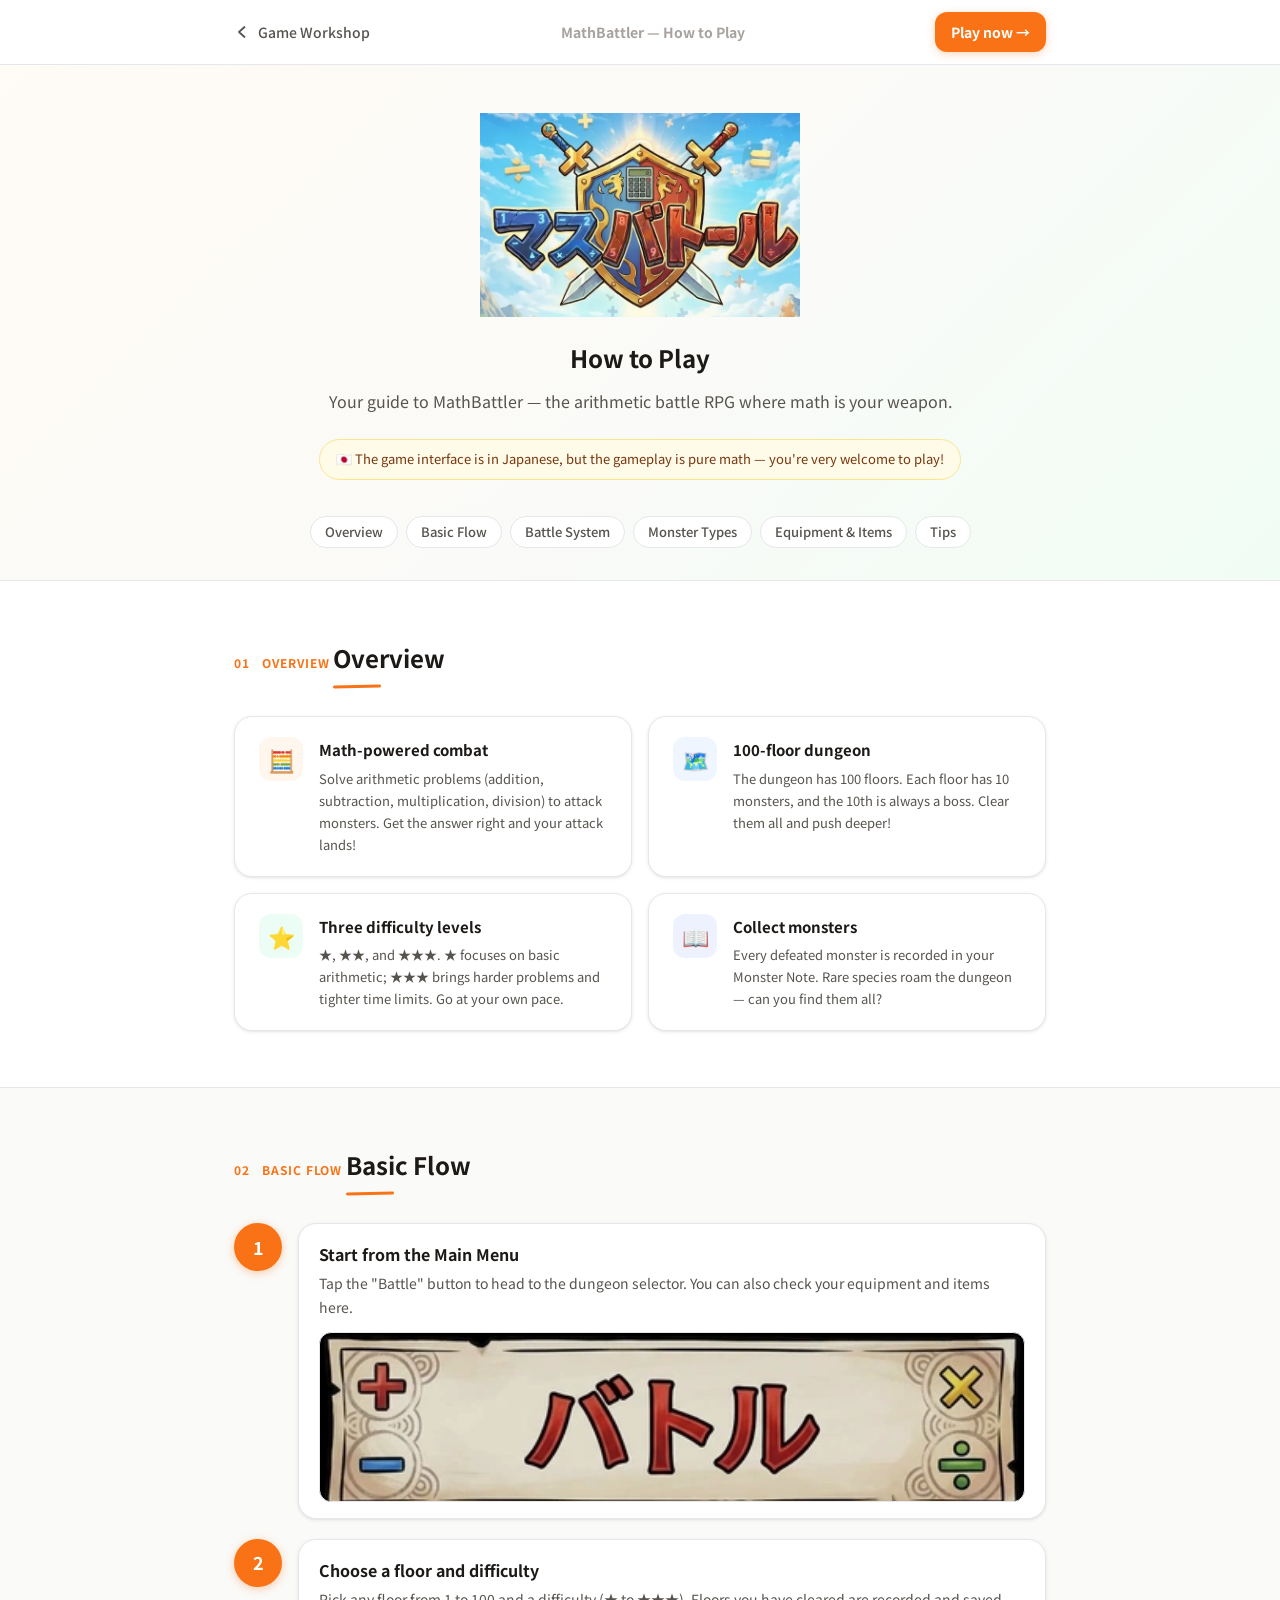
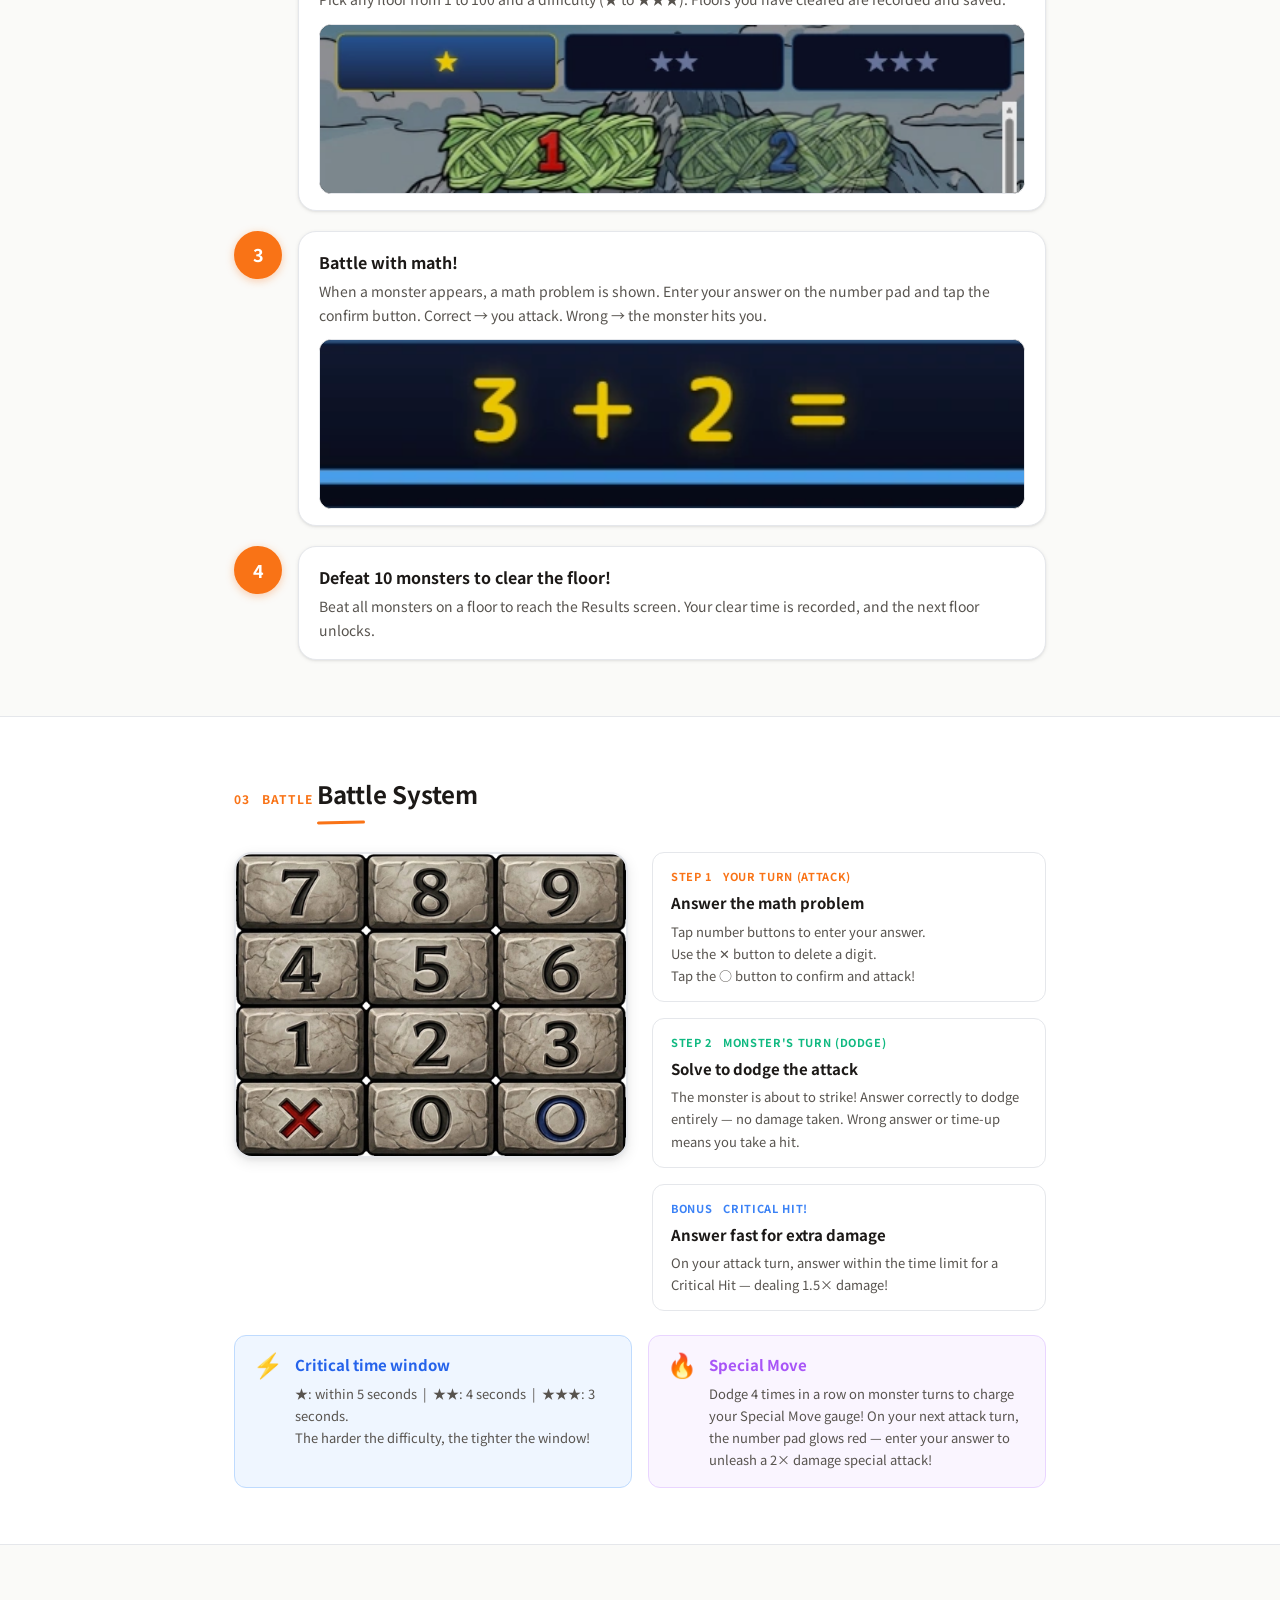
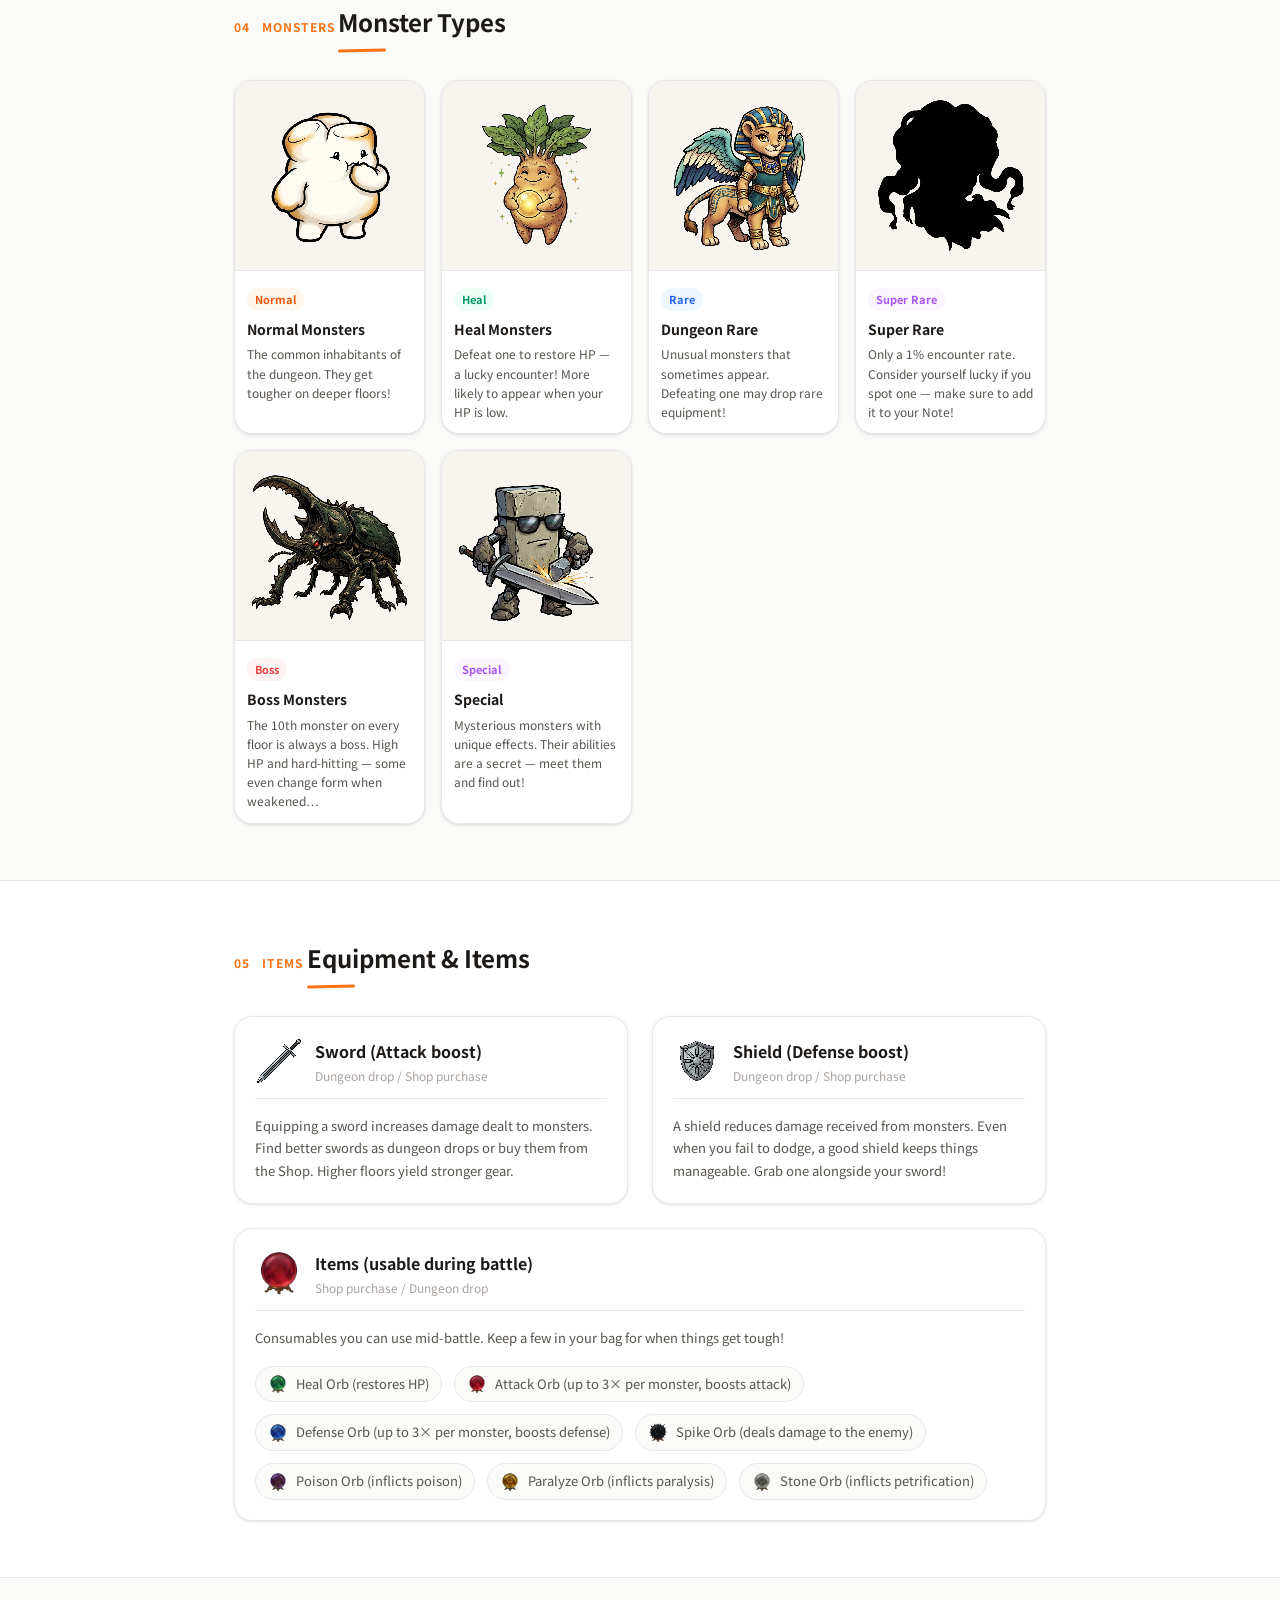
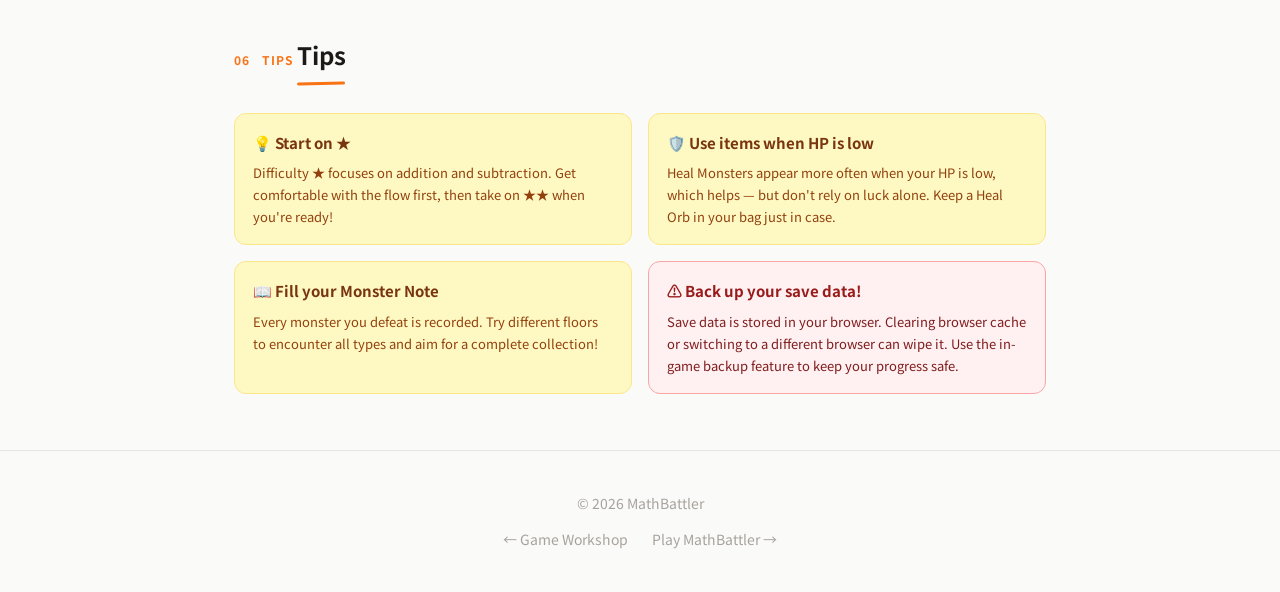
<file: MathBattler/manual_en.html>
<!DOCTYPE html>
<html lang="en">

<head>
  <meta charset="UTF-8">
  <meta name="viewport" content="width=device-width, initial-scale=1.0">
  <title>How to Play — MathBattler</title>
  <meta name="description" content="How to play MathBattler, the arithmetic battle RPG. Covers basic flow, battles, monster types, equipment, and items.">
  <link rel="preconnect" href="https://fonts.googleapis.com">
  <link rel="preconnect" href="https://fonts.gstatic.com" crossorigin>
  <link href="https://fonts.googleapis.com/css2?family=Noto+Sans+JP:wght@400;500;700&display=swap" rel="stylesheet">
  <style>
    *,
    *::before,
    *::after {
      box-sizing: border-box;
      margin: 0;
      padding: 0;
    }

    :root {
      --color-bg: #fafaf8;
      --color-surface: #ffffff;
      --color-border: #e5e7eb;
      --color-orange: #f97316;
      --color-orange-light: #fff7ed;
      --color-orange-mid: #fed7aa;
      --color-orange-dark: #ea580c;
      --color-amber-light: #fef9c3;
      --color-amber-mid: #fde68a;
      --color-blue: #3b82f6;
      --color-blue-light: #eff6ff;
      --color-blue-dark: #2563eb;
      --color-green: #10b981;
      --color-green-light: #ecfdf5;
      --color-indigo: #6366f1;
      --color-indigo-light: #eef2ff;
      --color-purple: #a855f7;
      --color-purple-light: #faf5ff;
      --color-red: #ef4444;
      --color-red-light: #fef2f2;
      --color-text-primary: #1c1917;
      --color-text-secondary: #57534e;
      --color-text-muted: #a8a29e;
      --font-base: 'Noto Sans JP', 'Hiragino Kaku Gothic ProN', 'Yu Gothic', sans-serif;
      --radius-sm: 6px;
      --radius-md: 12px;
      --radius-lg: 18px;
      --shadow-sm: 0 1px 4px rgba(0, 0, 0, .07), 0 1px 2px rgba(0, 0, 0, .05);
      --shadow-md: 0 4px 14px rgba(0, 0, 0, .09), 0 2px 4px rgba(0, 0, 0, .05);
      --shadow-lg: 0 12px 32px rgba(0, 0, 0, .11), 0 4px 8px rgba(0, 0, 0, .05);
      --transition: 200ms cubic-bezier(.4, 0, .2, 1);
    }

    html {
      scroll-behavior: smooth;
    }

    body {
      font-family: var(--font-base);
      font-size: 1rem;
      line-height: 1.75;
      color: var(--color-text-primary);
      background-color: var(--color-bg);
      -webkit-font-smoothing: antialiased;
    }

    img {
      display: block;
      max-width: 100%;
    }

    a {
      color: var(--color-blue-dark);
      text-decoration: none;
    }

    .container {
      width: 100%;
      max-width: 860px;
      margin-inline: auto;
      padding-inline: 1.5rem;
    }

    /* ===== Header ===== */
    .site-header {
      position: sticky;
      top: 0;
      z-index: 100;
      background-color: rgba(255, 255, 255, .93);
      backdrop-filter: blur(10px);
      -webkit-backdrop-filter: blur(10px);
      border-bottom: 1px solid var(--color-border);
    }

    .header-inner {
      display: flex;
      align-items: center;
      justify-content: space-between;
      height: 64px;
      gap: 1rem;
    }

    .back-link {
      display: inline-flex;
      align-items: center;
      gap: 0.5rem;
      font-size: 0.875rem;
      font-weight: 500;
      color: var(--color-text-secondary);
      transition: color var(--transition);
    }

    .back-link:hover {
      color: var(--color-orange);
    }

    .back-link svg {
      width: 16px;
      height: 16px;
      flex-shrink: 0;
    }

    .header-title {
      font-size: 0.875rem;
      font-weight: 700;
      color: var(--color-text-muted);
    }

    .play-btn {
      display: inline-flex;
      align-items: center;
      gap: 0.375rem;
      padding: 0.5rem 1rem;
      background-color: var(--color-orange);
      color: #fff;
      border-radius: var(--radius-md);
      font-size: 0.875rem;
      font-weight: 700;
      transition: background-color var(--transition), transform var(--transition);
      box-shadow: 0 2px 8px rgba(249, 115, 22, .3);
    }

    .play-btn:hover {
      background-color: var(--color-orange-dark);
      transform: translateY(-1px);
    }

    /* ===== Hero ===== */
    .hero {
      padding-block: 3rem 2rem;
      background: linear-gradient(135deg, #fffbf5 0%, #fafaf8 55%, #f0fdf4 100%);
      border-bottom: 1px solid var(--color-border);
      text-align: center;
    }

    .hero-logo {
      max-width: 320px;
      margin-inline: auto;
      margin-bottom: 1.25rem;
    }

    .hero-tagline {
      font-size: 1.5rem;
      font-weight: 700;
      color: var(--color-text-primary);
      margin-bottom: 0.5rem;
    }

    .hero-sub {
      font-size: 1rem;
      color: var(--color-text-secondary);
      margin-bottom: 1.5rem;
    }

    .lang-notice {
      display: inline-flex;
      align-items: center;
      gap: 0.5rem;
      margin-bottom: 1.25rem;
      padding: 0.5rem 1rem;
      background: #fefce8;
      border: 1px solid #fde68a;
      border-radius: 999px;
      font-size: 0.8125rem;
      color: #78350f;
    }

    .toc {
      display: flex;
      flex-wrap: wrap;
      justify-content: center;
      gap: 0.5rem;
      margin-top: 1rem;
    }

    .toc a {
      padding: 0.25rem 0.875rem;
      background: var(--color-surface);
      border: 1.5px solid var(--color-border);
      border-radius: 999px;
      font-size: 0.8125rem;
      font-weight: 500;
      color: var(--color-text-secondary);
      transition: border-color var(--transition), color var(--transition);
    }

    .toc a:hover {
      border-color: var(--color-orange);
      color: var(--color-orange);
    }

    /* ===== Sections ===== */
    .guide-section {
      padding-block: 3.5rem;
      border-bottom: 1px solid var(--color-border);
    }

    .guide-section:nth-child(even) {
      background-color: var(--color-surface);
    }

    .section-label {
      display: inline-flex;
      align-items: center;
      gap: 0.5rem;
      font-size: 0.75rem;
      font-weight: 700;
      letter-spacing: .08em;
      text-transform: uppercase;
      color: var(--color-orange);
      margin-bottom: 0.5rem;
    }

    .section-title {
      font-size: 1.5rem;
      font-weight: 700;
      color: var(--color-text-primary);
      position: relative;
      display: inline-block;
      margin-bottom: 1.75rem;
    }

    .section-title::after {
      content: '';
      display: block;
      width: 2em;
      height: 3px;
      background: var(--color-orange);
      border-radius: 999px;
      margin-top: 6px;
      transform: rotate(-1deg);
    }

    /* ===== Overview ===== */
    .overview-grid {
      display: grid;
      grid-template-columns: 1fr 1fr;
      gap: 1rem;
    }

    .overview-card {
      background: var(--color-surface);
      border: 1.5px solid var(--color-border);
      border-radius: var(--radius-lg);
      padding: 1.25rem 1.5rem;
      display: flex;
      align-items: flex-start;
      gap: 1rem;
      box-shadow: var(--shadow-sm);
    }

    .overview-card__icon {
      width: 44px;
      height: 44px;
      border-radius: var(--radius-md);
      display: flex;
      align-items: center;
      justify-content: center;
      font-size: 1.375rem;
      flex-shrink: 0;
    }

    .oc--orange { background: var(--color-orange-light); }
    .oc--blue   { background: var(--color-blue-light); }
    .oc--green  { background: var(--color-green-light); }
    .oc--indigo { background: var(--color-indigo-light); }

    .overview-card__title {
      font-size: 0.9375rem;
      font-weight: 700;
      color: var(--color-text-primary);
      margin-bottom: 0.25rem;
    }

    .overview-card__body {
      font-size: 0.8125rem;
      color: var(--color-text-secondary);
      line-height: 1.7;
    }

    /* ===== Basic Flow ===== */
    .flow-list {
      display: flex;
      flex-direction: column;
      gap: 1.25rem;
    }

    .flow-item {
      display: grid;
      grid-template-columns: 3rem 1fr;
      gap: 1rem;
      align-items: start;
    }

    .flow-num {
      width: 3rem;
      height: 3rem;
      border-radius: 50%;
      background: var(--color-orange);
      color: #fff;
      font-weight: 700;
      font-size: 1.125rem;
      display: flex;
      align-items: center;
      justify-content: center;
      flex-shrink: 0;
      box-shadow: 0 2px 8px rgba(249, 115, 22, .35);
    }

    .flow-content {
      background: var(--color-surface);
      border: 1.5px solid var(--color-border);
      border-radius: var(--radius-lg);
      padding: 1rem 1.25rem;
      box-shadow: var(--shadow-sm);
    }

    .flow-content h3 {
      font-size: 1rem;
      font-weight: 700;
      color: var(--color-text-primary);
      margin-bottom: 0.25rem;
    }

    .flow-content p {
      font-size: 0.875rem;
      color: var(--color-text-secondary);
      line-height: 1.7;
    }

    .flow-img {
      margin-top: 0.75rem;
      border-radius: var(--radius-md);
      overflow: hidden;
      border: 1px solid var(--color-border);
      background: #000;
    }

    .flow-img img {
      width: 100%;
      height: 168px;
      object-fit: cover;
      object-position: center top;
      opacity: 0.92;
    }

    /* ===== Battle ===== */
    .battle-layout {
      display: grid;
      grid-template-columns: 1fr 1fr;
      gap: 1.5rem;
      align-items: start;
    }

    .battle-img-wrap {
      border-radius: var(--radius-lg);
      overflow: hidden;
      border: 2px solid var(--color-border);
      box-shadow: var(--shadow-md);
    }

    .battle-img-wrap img {
      width: 100%;
      height: auto;
    }

    .battle-steps {
      display: flex;
      flex-direction: column;
      gap: 1rem;
    }

    .step-card {
      border-radius: var(--radius-md);
      padding: 0.875rem 1.125rem;
      border: 1.5px solid var(--color-border);
      background: var(--color-surface);
    }

    .step-card__label {
      font-size: 0.6875rem;
      font-weight: 700;
      letter-spacing: .06em;
      text-transform: uppercase;
      margin-bottom: 0.25rem;
    }

    .step-card__title {
      font-size: 0.9375rem;
      font-weight: 700;
      color: var(--color-text-primary);
      margin-bottom: 0.25rem;
    }

    .step-card__body {
      font-size: 0.8125rem;
      color: var(--color-text-secondary);
      line-height: 1.7;
    }

    .step-card--attack  .step-card__label { color: var(--color-orange); }
    .step-card--critical .step-card__label { color: var(--color-blue); }
    .step-card--special  .step-card__label { color: var(--color-purple, #a855f7); }
    .step-card--dodge    .step-card__label { color: var(--color-green); }

    /* Critical / Special move highlights */
    .highlight-box {
      margin-top: 1.5rem;
      display: grid;
      grid-template-columns: 1fr 1fr;
      gap: 1rem;
    }

    .highlight {
      border-radius: var(--radius-md);
      padding: 1rem 1.125rem;
      display: flex;
      align-items: flex-start;
      gap: 0.75rem;
    }

    .highlight--blue   { background: var(--color-blue-light);   border: 1.5px solid #bfdbfe; }
    .highlight--purple { background: var(--color-purple-light); border: 1.5px solid #e9d5ff; }

    .highlight__icon {
      font-size: 1.5rem;
      line-height: 1;
      flex-shrink: 0;
    }

    .highlight__title {
      font-size: 0.9375rem;
      font-weight: 700;
      margin-bottom: 0.25rem;
    }

    .highlight--blue   .highlight__title { color: var(--color-blue-dark); }
    .highlight--purple .highlight__title { color: var(--color-purple); }

    .highlight__body {
      font-size: 0.8125rem;
      color: var(--color-text-secondary);
      line-height: 1.7;
    }

    /* ===== Monsters ===== */
    .monster-grid {
      display: grid;
      grid-template-columns: repeat(auto-fill, minmax(180px, 1fr));
      gap: 1rem;
    }

    .monster-card {
      background: var(--color-surface);
      border: 1.5px solid var(--color-border);
      border-radius: var(--radius-lg);
      overflow: hidden;
      box-shadow: var(--shadow-sm);
      transition: transform var(--transition);
    }

    .monster-card:hover { transform: translateY(-3px); }

    .monster-card__img {
      aspect-ratio: 1;
      background: #f8f4ef;
      display: flex;
      align-items: center;
      justify-content: center;
      padding: 0.75rem;
    }

    .monster-card__img img {
      width: 100%;
      height: 100%;
      object-fit: contain;
      image-rendering: pixelated;
    }

    .monster-card__body {
      padding: 0.75rem;
      border-top: 1px solid var(--color-border);
    }

    .monster-card__badge {
      display: inline-block;
      padding: 2px 0.5rem;
      border-radius: 999px;
      font-size: 0.6875rem;
      font-weight: 700;
      margin-bottom: 0.35rem;
    }

    .badge--normal { background: var(--color-orange-light); color: var(--color-orange-dark); }
    .badge--heal   { background: var(--color-green-light);  color: #059669; }
    .badge--rare   { background: var(--color-blue-light);   color: var(--color-blue-dark); }
    .badge--srare  { background: var(--color-purple-light); color: var(--color-purple); }
    .badge--boss   { background: var(--color-red-light);    color: var(--color-red); }

    .monster-card__name {
      font-size: 0.875rem;
      font-weight: 700;
      color: var(--color-text-primary);
      margin-bottom: 0.2rem;
    }

    .monster-card__desc {
      font-size: 0.75rem;
      color: var(--color-text-secondary);
      line-height: 1.6;
    }

    /* ===== Equipment & Items ===== */
    .equip-layout {
      display: grid;
      grid-template-columns: 1fr 1fr;
      gap: 1.5rem;
    }

    .equip-block {
      background: var(--color-surface);
      border: 1.5px solid var(--color-border);
      border-radius: var(--radius-lg);
      padding: 1.25rem;
      box-shadow: var(--shadow-sm);
    }

    .equip-block__header {
      display: flex;
      align-items: center;
      gap: 0.75rem;
      margin-bottom: 1rem;
      padding-bottom: 0.75rem;
      border-bottom: 1px solid var(--color-border);
    }

    .equip-block__icon {
      width: 48px;
      height: 48px;
      object-fit: contain;
      image-rendering: pixelated;
    }

    .equip-block__title {
      font-size: 1rem;
      font-weight: 700;
      color: var(--color-text-primary);
    }

    .equip-block__sub {
      font-size: 0.75rem;
      color: var(--color-text-muted);
    }

    .equip-block__body {
      font-size: 0.8125rem;
      color: var(--color-text-secondary);
      line-height: 1.75;
    }

    .item-grid {
      display: flex;
      gap: 0.75rem;
      flex-wrap: wrap;
      margin-top: 1rem;
    }

    .item-chip {
      display: flex;
      align-items: center;
      gap: 0.5rem;
      padding: 0.375rem 0.75rem;
      background: var(--color-bg);
      border: 1.5px solid var(--color-border);
      border-radius: 999px;
      font-size: 0.8125rem;
      color: var(--color-text-secondary);
    }

    .item-chip img {
      width: 20px;
      height: 20px;
      object-fit: contain;
    }

    /* ===== Tips ===== */
    .tips-grid {
      display: grid;
      grid-template-columns: 1fr 1fr;
      gap: 1rem;
    }

    .tip-card {
      background: var(--color-amber-light);
      border: 1px solid var(--color-amber-mid);
      border-radius: var(--radius-md);
      padding: 1rem 1.125rem;
    }

    .tip-card__title {
      font-size: 0.9375rem;
      font-weight: 700;
      color: #78350f;
      margin-bottom: 0.375rem;
      display: flex;
      align-items: center;
      gap: 0.5rem;
    }

    .tip-card__body {
      font-size: 0.8125rem;
      color: #92400e;
      line-height: 1.7;
    }

    /* ===== Footer ===== */
    .site-footer {
      padding-block: 2.5rem;
      text-align: center;
    }

    .footer-copy {
      font-size: 0.875rem;
      color: var(--color-text-muted);
    }

    .footer-links {
      display: flex;
      justify-content: center;
      gap: 1.5rem;
      margin-top: 0.75rem;
    }

    .footer-links a {
      font-size: 0.875rem;
      color: var(--color-text-muted);
      transition: color var(--transition);
    }

    .footer-links a:hover { color: var(--color-orange); }

    /* ===== Focus ===== */
    :focus-visible {
      outline: 3px solid var(--color-orange);
      outline-offset: 3px;
      border-radius: var(--radius-sm);
    }

    /* ===== Responsive ===== */
    @media (max-width: 640px) {
      .overview-grid,
      .battle-layout,
      .highlight-box,
      .equip-layout,
      .tips-grid {
        grid-template-columns: 1fr;
      }

      .hero-tagline { font-size: 1.25rem; }
      .header-title { display: none; }
    }

    @media (max-width: 480px) {
      .monster-grid { grid-template-columns: 1fr 1fr; }
    }
  </style>
</head>

<body>

  <!-- Header -->
  <header class="site-header">
    <div class="container">
      <div class="header-inner">
        <a href="../index_en.html" class="back-link" aria-label="Back to Game Workshop top">
          <svg viewBox="0 0 16 16" fill="currentColor">
            <path d="M10.5 3L5 8l5.5 5" stroke="currentColor" stroke-width="1.8" stroke-linecap="round"
              stroke-linejoin="round" fill="none" />
          </svg>
          Game Workshop
        </a>
        <span class="header-title">MathBattler — How to Play</span>
        <a href="./" class="play-btn" aria-label="Play MathBattler">
          Play now →
        </a>
      </div>
    </div>
  </header>

  <main>

    <!-- Hero -->
    <section class="hero">
      <div class="container">
        <img src="assets/image/ui/title_short.webp" alt="MathBattler" class="hero-logo">
        <p class="hero-tagline">How to Play</p>
        <p class="hero-sub">Your guide to MathBattler — the arithmetic battle RPG where math is your weapon.</p>
        <div class="lang-notice">
          🇯🇵 The game interface is in Japanese, but the gameplay is pure math — you're very welcome to play!
        </div>
        <nav class="toc" aria-label="Table of contents">
          <a href="#overview">Overview</a>
          <a href="#flow">Basic Flow</a>
          <a href="#battle">Battle System</a>
          <a href="#monsters">Monster Types</a>
          <a href="#equip">Equipment &amp; Items</a>
          <a href="#tips">Tips</a>
        </nav>
      </div>
    </section>

    <!-- 1. Overview -->
    <section class="guide-section" id="overview">
      <div class="container">
        <p class="section-label">01 &nbsp; Overview</p>
        <h2 class="section-title">Overview</h2>

        <div class="overview-grid">
          <div class="overview-card">
            <div class="overview-card__icon oc--orange">🧮</div>
            <div>
              <p class="overview-card__title">Math-powered combat</p>
              <p class="overview-card__body">Solve arithmetic problems (addition, subtraction, multiplication, division) to attack monsters. Get the answer right and your attack lands!</p>
            </div>
          </div>
          <div class="overview-card">
            <div class="overview-card__icon oc--blue">🗺️</div>
            <div>
              <p class="overview-card__title">100-floor dungeon</p>
              <p class="overview-card__body">The dungeon has 100 floors. Each floor has 10 monsters, and the 10th is always a boss. Clear them all and push deeper!</p>
            </div>
          </div>
          <div class="overview-card">
            <div class="overview-card__icon oc--green">⭐</div>
            <div>
              <p class="overview-card__title">Three difficulty levels</p>
              <p class="overview-card__body">★, ★★, and ★★★. ★ focuses on basic arithmetic; ★★★ brings harder problems and tighter time limits. Go at your own pace.</p>
            </div>
          </div>
          <div class="overview-card">
            <div class="overview-card__icon oc--indigo">📖</div>
            <div>
              <p class="overview-card__title">Collect monsters</p>
              <p class="overview-card__body">Every defeated monster is recorded in your Monster Note. Rare species roam the dungeon — can you find them all?</p>
            </div>
          </div>
        </div>
      </div>
    </section>

    <!-- 2. Basic Flow -->
    <section class="guide-section" id="flow">
      <div class="container">
        <p class="section-label">02 &nbsp; Basic Flow</p>
        <h2 class="section-title">Basic Flow</h2>

        <div class="flow-list">

          <div class="flow-item">
            <div class="flow-num">1</div>
            <div class="flow-content">
              <h3>Start from the Main Menu</h3>
              <p>Tap the "Battle" button to head to the dungeon selector. You can also check your equipment and items here.</p>
              <div class="flow-img">
                <img src="assets/image/ui/BTN_main_battle.webp" alt="Main menu screen">
              </div>
            </div>
          </div>

          <div class="flow-item">
            <div class="flow-num">2</div>
            <div class="flow-content">
              <h3>Choose a floor and difficulty</h3>
              <p>Pick any floor from 1 to 100 and a difficulty (★ to ★★★). Floors you have cleared are recorded and saved.</p>
              <div class="flow-img">
                <img src="assets/image/ui/main_battle_short01.webp" alt="Dungeon selection screen">
              </div>
            </div>
          </div>

          <div class="flow-item">
            <div class="flow-num">3</div>
            <div class="flow-content">
              <h3>Battle with math!</h3>
              <p>When a monster appears, a math problem is shown. Enter your answer on the number pad and tap the confirm button. Correct → you attack. Wrong → the monster hits you.</p>
              <div class="flow-img">
                <img src="assets/image/ui/main_battle_short02.webp" alt="Battle screen background">
              </div>
            </div>
          </div>

          <div class="flow-item">
            <div class="flow-num">4</div>
            <div class="flow-content">
              <h3>Defeat 10 monsters to clear the floor!</h3>
              <p>Beat all monsters on a floor to reach the Results screen. Your clear time is recorded, and the next floor unlocks.</p>
            </div>
          </div>

        </div>
      </div>
    </section>

    <!-- 3. Battle System -->
    <section class="guide-section" id="battle">
      <div class="container">
        <p class="section-label">03 &nbsp; Battle</p>
        <h2 class="section-title">Battle System</h2>

        <div class="battle-layout">
          <div class="battle-img-wrap">
            <img src="assets/image/ui/battle/numeric keypad.webp" alt="Number pad input">
          </div>
          <div class="battle-steps">
            <div class="step-card step-card--attack">
              <p class="step-card__label">Step 1 &nbsp; Your Turn (Attack)</p>
              <p class="step-card__title">Answer the math problem</p>
              <p class="step-card__body">Tap number buttons to enter your answer.<br>Use the ✕ button to delete a digit.<br>Tap the ○ button to confirm and attack!</p>
            </div>
            <div class="step-card step-card--dodge">
              <p class="step-card__label">Step 2 &nbsp; Monster's Turn (Dodge)</p>
              <p class="step-card__title">Solve to dodge the attack</p>
              <p class="step-card__body">The monster is about to strike! Answer correctly to dodge entirely — no damage taken. Wrong answer or time-up means you take a hit.</p>
            </div>
            <div class="step-card step-card--critical">
              <p class="step-card__label">Bonus &nbsp; Critical Hit!</p>
              <p class="step-card__title">Answer fast for extra damage</p>
              <p class="step-card__body">On your attack turn, answer within the time limit for a Critical Hit — dealing 1.5× damage!</p>
            </div>
          </div>
        </div>

        <!-- Critical / Special move highlights -->
        <div class="highlight-box">
          <div class="highlight highlight--blue">
            <div class="highlight__icon">⚡</div>
            <div>
              <p class="highlight__title">Critical time window</p>
              <p class="highlight__body">★: within 5 seconds &nbsp;|&nbsp; ★★: 4 seconds &nbsp;|&nbsp; ★★★: 3 seconds.<br>The harder the difficulty, the tighter the window!</p>
            </div>
          </div>
          <div class="highlight highlight--purple">
            <div class="highlight__icon">🔥</div>
            <div>
              <p class="highlight__title">Special Move</p>
              <p class="highlight__body">Dodge 4 times in a row on monster turns to charge your Special Move gauge! On your next attack turn, the number pad glows red — enter your answer to unleash a 2× damage special attack!</p>
            </div>
          </div>
        </div>
      </div>
    </section>

    <!-- 4. Monster Types -->
    <section class="guide-section" id="monsters">
      <div class="container">
        <p class="section-label">04 &nbsp; Monsters</p>
        <h2 class="section-title">Monster Types</h2>

        <div class="monster-grid">

          <div class="monster-card">
            <div class="monster-card__img">
              <img src="assets/image/monster/Normal/01/01_もにもに.webp" alt="Normal monster">
            </div>
            <div class="monster-card__body">
              <span class="monster-card__badge badge--normal">Normal</span>
              <p class="monster-card__name">Normal Monsters</p>
              <p class="monster-card__desc">The common inhabitants of the dungeon. They get tougher on deeper floors!</p>
            </div>
          </div>

          <div class="monster-card">
            <div class="monster-card__img">
              <img src="assets/image/monster/Heal/Heal_かいふくぐさ.webp" alt="Heal monster">
            </div>
            <div class="monster-card__body">
              <span class="monster-card__badge badge--heal">Heal</span>
              <p class="monster-card__name">Heal Monsters</p>
              <p class="monster-card__desc">Defeat one to restore HP — a lucky encounter! More likely to appear when your HP is low.</p>
            </div>
          </div>

          <div class="monster-card">
            <div class="monster-card__img">
              <img src="assets/image/monster/Rare/D053_ランクスおうじ.webp" alt="Rare monster">
            </div>
            <div class="monster-card__body">
              <span class="monster-card__badge badge--rare">Rare</span>
              <p class="monster-card__name">Dungeon Rare</p>
              <p class="monster-card__desc">Unusual monsters that sometimes appear. Defeating one may drop rare equipment!</p>
            </div>
          </div>

          <div class="monster-card">
            <div class="monster-card__img">
              <img src="assets/image/monster/SuperRare/SRare_シルクロード.webp" alt="Super rare monster"
                style="filter: brightness(0);">
            </div>
            <div class="monster-card__body">
              <span class="monster-card__badge badge--srare">Super Rare</span>
              <p class="monster-card__name">Super Rare</p>
              <p class="monster-card__desc">Only a 1% encounter rate. Consider yourself lucky if you spot one — make sure to add it to your Note!</p>
            </div>
          </div>

          <div class="monster-card">
            <div class="monster-card__img">
              <img src="assets/image/monster/Boss/Boss029_ゴライアスヘラクレス.webp" alt="Boss monster">
            </div>
            <div class="monster-card__body">
              <span class="monster-card__badge badge--boss">Boss</span>
              <p class="monster-card__name">Boss Monsters</p>
              <p class="monster-card__desc">The 10th monster on every floor is always a boss. High HP and hard-hitting — some even change form when weakened…</p>
            </div>
          </div>

          <div class="monster-card">
            <div class="monster-card__img">
              <img src="assets/image/monster/Special/Special_ミスターといし.webp" alt="Special monster">
            </div>
            <div class="monster-card__body">
              <span class="monster-card__badge badge--srare">Special</span>
              <p class="monster-card__name">Special</p>
              <p class="monster-card__desc">Mysterious monsters with unique effects. Their abilities are a secret — meet them and find out!</p>
            </div>
          </div>

        </div>
      </div>
    </section>

    <!-- 5. Equipment & Items -->
    <section class="guide-section" id="equip">
      <div class="container">
        <p class="section-label">05 &nbsp; Items</p>
        <h2 class="section-title">Equipment &amp; Items</h2>

        <div class="equip-layout">

          <div class="equip-block">
            <div class="equip-block__header">
              <img src="assets/image/equipment/sword/D024_てつのけん.webp" alt="Sword" class="equip-block__icon">
              <div>
                <p class="equip-block__title">Sword (Attack boost)</p>
                <p class="equip-block__sub">Dungeon drop / Shop purchase</p>
              </div>
            </div>
            <p class="equip-block__body">
              Equipping a sword increases damage dealt to monsters. Find better swords as dungeon drops or buy them from the Shop. Higher floors yield stronger gear.
            </p>
          </div>

          <div class="equip-block">
            <div class="equip-block__header">
              <img src="assets/image/equipment/shield/D024_てつのたて.webp" alt="Shield" class="equip-block__icon">
              <div>
                <p class="equip-block__title">Shield (Defense boost)</p>
                <p class="equip-block__sub">Dungeon drop / Shop purchase</p>
              </div>
            </div>
            <p class="equip-block__body">
              A shield reduces damage received from monsters. Even when you fail to dodge, a good shield keeps things manageable. Grab one alongside your sword!
            </p>
          </div>

          <div class="equip-block" style="grid-column: 1 / -1;">
            <div class="equip-block__header">
              <img src="assets/image/item/attackOrb.webp" alt="Items" class="equip-block__icon"
                style="image-rendering:auto;">
              <div>
                <p class="equip-block__title">Items (usable during battle)</p>
                <p class="equip-block__sub">Shop purchase / Dungeon drop</p>
              </div>
            </div>
            <p class="equip-block__body">Consumables you can use mid-battle. Keep a few in your bag for when things get tough!</p>
            <div class="item-grid">
              <div class="item-chip"><img src="assets/image/item/healOrb.webp" alt="">Heal Orb (restores HP)</div>
              <div class="item-chip"><img src="assets/image/item/attackOrb.webp" alt="">Attack Orb (up to 3× per monster, boosts attack)</div>
              <div class="item-chip"><img src="assets/image/item/defenseOrb.webp" alt="">Defense Orb (up to 3× per monster, boosts defense)</div>
              <div class="item-chip"><img src="assets/image/item/spikeOrb.webp" alt="">Spike Orb (deals damage to the enemy)</div>
              <div class="item-chip"><img src="assets/image/item/poisonOrb.webp" alt="">Poison Orb (inflicts poison)</div>
              <div class="item-chip"><img src="assets/image/item/paralyzeOrb.webp" alt="">Paralyze Orb (inflicts paralysis)</div>
              <div class="item-chip"><img src="assets/image/item/stoneOrb.webp" alt="">Stone Orb (inflicts petrification)</div>
            </div>
          </div>

        </div>
      </div>
    </section>

    <!-- 6. Tips -->
    <section class="guide-section" id="tips">
      <div class="container">
        <p class="section-label">06 &nbsp; Tips</p>
        <h2 class="section-title">Tips</h2>

        <div class="tips-grid">
          <div class="tip-card">
            <p class="tip-card__title">💡 Start on ★</p>
            <p class="tip-card__body">Difficulty ★ focuses on addition and subtraction. Get comfortable with the flow first, then take on ★★ when you're ready!</p>
          </div>
          <div class="tip-card">
            <p class="tip-card__title">🛡️ Use items when HP is low</p>
            <p class="tip-card__body">Heal Monsters appear more often when your HP is low, which helps — but don't rely on luck alone. Keep a Heal Orb in your bag just in case.</p>
          </div>
          <div class="tip-card">
            <p class="tip-card__title">📖 Fill your Monster Note</p>
            <p class="tip-card__body">Every monster you defeat is recorded. Try different floors to encounter all types and aim for a complete collection!</p>
          </div>
          <div class="tip-card" style="background:#fff1f2;border-color:#fca5a5;">
            <p class="tip-card__title" style="color:#991b1b;">⚠️ Back up your save data!</p>
            <p class="tip-card__body" style="color:#7f1d1d;">
              Save data is stored in your browser. Clearing browser cache or switching to a different browser can wipe it. Use the in-game backup feature to keep your progress safe.</p>
          </div>
        </div>
      </div>
    </section>

  </main>

  <!-- Footer -->
  <footer class="site-footer">
    <div class="container">
      <p class="footer-copy">&copy; 2026 MathBattler</p>
      <div class="footer-links">
        <a href="../index_en.html">← Game Workshop</a>
        <a href="./">Play MathBattler →</a>
      </div>
    </div>
  </footer>

</body>

</html>
</file>
<file: style.css>
/* ===================================================
   グラムおじさん ゲーム工房 — style.css
   モダン・クリーン + 個人開発の温かみ
   =================================================== */

/* ---------- リセット & ベース ---------- */
*,
*::before,
*::after {
  box-sizing: border-box;
  margin: 0;
  padding: 0;
}

:root {
  /* ベースカラー */
  --color-bg: #fafaf8;
  --color-surface: #ffffff;
  --color-border: #e5e7eb;

  /* アクセント：オレンジ（メイン） */
  --color-orange: #f97316;
  --color-orange-light: #fff7ed;
  --color-orange-mid: #fed7aa;
  --color-orange-dark: #ea580c;

  /* アクセント：アンバー（付箋） */
  --color-amber: #f59e0b;
  --color-amber-light: #fef9c3;
  --color-amber-mid: #fde68a;

  /* サブカラー */
  --color-blue: #3b82f6;
  --color-blue-light: #eff6ff;
  --color-blue-dark: #2563eb;

  --color-green: #10b981;
  --color-green-light: #ecfdf5;

  --color-indigo: #6366f1;
  --color-indigo-light: #eef2ff;

  /* テキスト */
  --color-text-primary: #1c1917;
  --color-text-secondary: #57534e;
  --color-text-muted: #a8a29e;

  /* タイポグラフィ */
  --font-base: 'Noto Sans JP', 'Hiragino Kaku Gothic ProN', 'Yu Gothic', sans-serif;
  --text-xs: 0.75rem;
  --text-sm: 0.875rem;
  --text-base: 1rem;
  --text-lg: 1.125rem;
  --text-xl: 1.25rem;
  --text-2xl: 1.5rem;
  --text-3xl: 1.875rem;
  --text-4xl: 2.25rem;

  /* スペーシング */
  --space-1: 0.25rem;
  --space-2: 0.5rem;
  --space-3: 0.75rem;
  --space-4: 1rem;
  --space-5: 1.25rem;
  --space-6: 1.5rem;
  --space-8: 2rem;
  --space-10: 2.5rem;
  --space-12: 3rem;
  --space-16: 4rem;
  --space-20: 5rem;

  /* 角丸・影 */
  --radius-sm: 6px;
  --radius-md: 12px;
  --radius-lg: 18px;
  --radius-xl: 24px;
  --shadow-sm: 0 1px 4px rgba(0, 0, 0, .07), 0 1px 2px rgba(0, 0, 0, .05);
  --shadow-md: 0 4px 14px rgba(0, 0, 0, .09), 0 2px 4px rgba(0, 0, 0, .05);
  --shadow-lg: 0 12px 32px rgba(0, 0, 0, .11), 0 4px 8px rgba(0, 0, 0, .05);
  --shadow-warm: 0 4px 16px rgba(249, 115, 22, .18);

  --transition: 200ms cubic-bezier(.4, 0, .2, 1);
}

html {
  scroll-behavior: smooth;
}

body {
  font-family: var(--font-base);
  font-size: var(--text-base);
  line-height: 1.75;
  color: var(--color-text-primary);
  background-color: var(--color-bg);
  -webkit-font-smoothing: antialiased;
}

img {
  display: block;
  max-width: 100%;
}

a {
  color: var(--color-blue-dark);
  text-decoration: none;
}

ul[role="list"] {
  list-style: none;
}

/* ---------- コンテナ ---------- */
.container {
  width: 100%;
  max-width: 1100px;
  margin-inline: auto;
  padding-inline: var(--space-6);
}

/* ---------- ボタン ---------- */
.btn {
  display: inline-flex;
  align-items: center;
  justify-content: center;
  gap: var(--space-2);
  padding: var(--space-3) var(--space-6);
  border-radius: var(--radius-md);
  font-size: var(--text-base);
  font-weight: 700;
  font-family: var(--font-base);
  cursor: pointer;
  border: none;
  transition: transform var(--transition), box-shadow var(--transition), background-color var(--transition);
}

.btn-primary {
  background-color: var(--color-orange);
  color: #fff;
  box-shadow: var(--shadow-warm);
}

.btn-primary:hover,
.btn-primary:focus-visible {
  background-color: var(--color-orange-dark);
  transform: translateY(-2px);
  box-shadow: 0 6px 20px rgba(249, 115, 22, .3);
}

/* ---------- セクションタイトル共通 ---------- */
.section-title {
  font-size: var(--text-2xl);
  font-weight: 700;
  color: var(--color-text-primary);
  position: relative;
  display: inline-block;
}

/* 手書き風アンダーライン */
.section-title::after {
  content: '';
  display: block;
  width: 2em;
  height: 3px;
  background: var(--color-orange);
  border-radius: 999px;
  margin-top: 6px;
  transform: rotate(-1deg);
}

.section-header {
  display: flex;
  align-items: baseline;
  gap: var(--space-4);
  margin-bottom: var(--space-8);
}

.section-subtitle {
  font-size: var(--text-sm);
  color: var(--color-text-muted);
}

/* ---------- ヘッダー ---------- */
.site-header {
  position: sticky;
  top: 0;
  z-index: 100;
  background-color: rgba(255, 255, 255, .93);
  backdrop-filter: blur(10px);
  -webkit-backdrop-filter: blur(10px);
  border-bottom: 1px solid var(--color-border);
}

.header-inner {
  display: flex;
  align-items: center;
  justify-content: space-between;
  height: 64px;
  gap: var(--space-4);
}

.site-logo {
  display: flex;
  align-items: center;
  gap: var(--space-3);
  color: var(--color-text-primary);
  text-decoration: none;
  flex-shrink: 0;
}

.logo-text-group {
  display: flex;
  flex-direction: column;
  line-height: 1.2;
}

.logo-text {
  font-size: var(--text-lg);
  font-weight: 700;
  transition: color var(--transition);
}

.logo-sub {
  font-size: var(--text-xs);
  color: var(--color-orange);
  font-weight: 500;
  letter-spacing: .05em;
}

.site-logo:hover .logo-text {
  color: var(--color-orange);
}

.site-nav {
  display: flex;
  gap: var(--space-6);
}

.nav-link {
  font-size: var(--text-sm);
  font-weight: 500;
  color: var(--color-text-secondary);
  transition: color var(--transition);
}

.nav-link:hover,
.nav-link:focus-visible {
  color: var(--color-orange);
}

/* ---------- ヒーロー ---------- */
.hero {
  padding-block: var(--space-12) var(--space-16);
  background: linear-gradient(135deg, #fffbf5 0%, #fafaf8 55%, #f0fdf4 100%);
  border-bottom: 1px solid var(--color-border);
}

.hero .container {
  display: flex;
  flex-direction: column;
  align-items: center;
  text-align: center;
  gap: var(--space-6);
}

.hero-title-image {
  width: 100%;
  max-width: 720px;
  height: auto;
}

.hero-description {
  font-size: var(--text-lg);
  color: var(--color-text-secondary);
  max-width: 520px;
}

/* ---------- ゲーム一覧セクション ---------- */
.games-section {
  padding-block: var(--space-16);
}

.game-grid {
  display: grid;
  grid-template-columns: repeat(auto-fill, minmax(300px, 1fr));
  gap: var(--space-6);
}

/* ---------- ゲームカード ---------- */
.game-card {
  background: var(--color-surface);
  border-radius: var(--radius-lg);
  border: 1.5px solid var(--color-border);
  box-shadow: var(--shadow-sm);
  overflow: hidden;
  transition: transform var(--transition), box-shadow var(--transition);
}

.game-card:not(.game-card--coming-soon):hover {
  transform: translateY(-5px) rotate(0.3deg);
  box-shadow: var(--shadow-lg);
}

.game-card__link {
  display: block;
  color: inherit;
  text-decoration: none;
}

/* サムネイル */
.game-card__thumbnail {
  position: relative;
  aspect-ratio: 16 / 9;
  overflow: hidden;
  background-color: var(--color-orange-light);
}

.game-card__thumbnail img {
  width: 100%;
  height: 100%;
  object-fit: cover;
  object-position: center 20%;
  transition: transform 400ms ease;
}

.game-card:not(.game-card--coming-soon):hover .game-card__thumbnail img {
  transform: scale(1.05);
}

.game-card__badge {
  position: absolute;
  top: var(--space-3);
  right: var(--space-3);
  padding: var(--space-1) var(--space-3);
  background: var(--color-orange);
  color: #fff;
  font-size: var(--text-sm);
  font-weight: 700;
  border-radius: 999px;
  box-shadow: 0 2px 6px rgba(249, 115, 22, .4);
  pointer-events: none;
}

/* カード本文 */
.game-card__body {
  padding: var(--space-6);
  display: flex;
  flex-direction: column;
  gap: var(--space-3);
}

/* タグ */
.game-card__tags {
  display: flex;
  gap: var(--space-2);
  flex-wrap: wrap;
}

.tag {
  padding: 2px var(--space-2);
  border-radius: var(--radius-sm);
  font-size: var(--text-xs);
  font-weight: 700;
  letter-spacing: .03em;
}

.tag--math {
  background: var(--color-orange-light);
  color: var(--color-orange-dark);
}

.tag--rpg {
  background: var(--color-indigo-light);
  color: var(--color-indigo);
}

.game-card__title {
  font-size: var(--text-xl);
  font-weight: 700;
  color: var(--color-text-primary);
}

.game-card__description {
  font-size: var(--text-sm);
  color: var(--color-text-secondary);
  line-height: 1.7;
}

.game-card__meta {
  display: flex;
  gap: var(--space-4);
  flex-wrap: wrap;
}

.meta-item {
  display: flex;
  align-items: center;
  gap: var(--space-1);
  font-size: var(--text-sm);
  color: var(--color-text-muted);
}

.meta-icon {
  width: 14px;
  height: 14px;
  fill: currentColor;
  flex-shrink: 0;
}

.game-card__cta {
  margin-top: var(--space-2);
  font-size: var(--text-sm);
  font-weight: 700;
  color: var(--color-orange);
}

/* カードフッター（プレイボタン） */
.game-card__footer {
  padding: var(--space-4) var(--space-6);
  border-top: 1px solid var(--color-border);
  background: #fff;
  position: relative;
  z-index: 1;
}

.game-card__play-btn {
  width: 100%;
  justify-content: center;
}

.game-card__manual-link {
  display: inline-flex;
  align-items: center;
  gap: var(--space-2);
  font-size: var(--text-sm);
  font-weight: 500;
  color: var(--color-text-muted);
  text-decoration: none;
  transition: color var(--transition);
}

.game-card__manual-link:hover {
  color: var(--color-orange);
}

.game-card__manual-link .meta-icon {
  width: 14px;
  height: 14px;
}

/* Coming soon */
.game-card--coming-soon {
  border-style: dashed;
  border-color: var(--color-orange-mid);
  box-shadow: none;
  background: var(--color-orange-light);
}

.game-card--coming-soon .game-card__body {
  align-items: center;
  text-align: center;
  padding-block: var(--space-12);
  gap: var(--space-4);
}

.game-card__coming-icon {
  line-height: 1;
}

.game-card--coming-soon .game-card__title {
  color: var(--color-orange-dark);
  font-size: var(--text-lg);
}

.game-card--coming-soon .game-card__description {
  color: var(--color-text-secondary);
  font-size: var(--text-sm);
}

/* ---------- 開発者よりセクション ---------- */
.about-section {
  padding-block: var(--space-16);
  background-color: var(--color-surface);
  border-top: 1px solid var(--color-border);
  border-bottom: 1px solid var(--color-border);
}

.about-layout {
  display: grid;
  grid-template-columns: 1fr 1fr;
  gap: var(--space-10);
  align-items: start;
}

/* 開発者カード */
.dev-card {
  background: var(--color-bg);
  border: 1.5px solid var(--color-border);
  border-radius: var(--radius-lg);
  padding: var(--space-6);
  display: flex;
  flex-direction: column;
  gap: var(--space-5);
  box-shadow: var(--shadow-sm);
}

.dev-card__header {
  display: flex;
  align-items: center;
  gap: var(--space-4);
}

.dev-avatar {
  width: 40px;
  height: 60px;
  border-radius: 50%;
  object-fit: cover;
  flex-shrink: 0;
  box-shadow: 0 2px 8px rgba(249, 115, 22, .3);
}

.dev-name {
  font-weight: 700;
  font-size: var(--text-lg);
  color: var(--color-text-primary);
}

.dev-role {
  font-size: var(--text-sm);
  color: var(--color-text-muted);
}

.dev-card__body {
  display: flex;
  flex-direction: column;
  gap: var(--space-3);
}

.dev-card__body p {
  font-size: var(--text-sm);
  color: var(--color-text-secondary);
  line-height: 1.8;
}

.dev-card__body strong {
  color: var(--color-orange-dark);
}

.dev-card__footer {
  display: flex;
  gap: var(--space-2);
  flex-wrap: wrap;
  padding-top: var(--space-3);
  border-top: 1px solid var(--color-border);
}

.dev-card__tag {
  font-size: var(--text-xs);
  background: var(--color-surface);
  border: 1px solid var(--color-border);
  border-radius: 999px;
  padding: 2px var(--space-3);
  color: var(--color-text-secondary);
}

/* 右カラム */
.about-right {
  display: flex;
  flex-direction: column;
  gap: var(--space-8);
}

/* 付箋ノート */
.sticky-note {
  background: var(--color-amber-light);
  border: 1px solid var(--color-amber-mid);
  border-radius: 4px 14px 12px 4px;
  padding: var(--space-6) var(--space-6) var(--space-5);
  transform: rotate(-1.5deg);
  box-shadow: 3px 5px 14px rgba(0, 0, 0, .1);
  position: relative;
}

/* 付箋の上部テープ風 */
.sticky-note::before {
  content: '';
  position: absolute;
  top: -8px;
  left: 50%;
  transform: translateX(-50%);
  width: 48px;
  height: 14px;
  background: rgba(253, 230, 138, .85);
  border-radius: 3px;
  box-shadow: 0 1px 3px rgba(0, 0, 0, .12);
}

.sticky-note__text {
  font-size: var(--text-lg);
  font-weight: 700;
  color: #78350f;
  line-height: 1.65;
  margin-bottom: var(--space-3);
}

.sticky-note__sign {
  font-size: var(--text-sm);
  color: #92400e;
  text-align: right;
  font-style: italic;
}

/* フィーチャーリスト */
.feature-list {
  display: flex;
  flex-direction: column;
  gap: var(--space-5);
}

.feature-item {
  display: flex;
  align-items: flex-start;
  gap: var(--space-4);
}

.feature-icon {
  flex-shrink: 0;
  width: 40px;
  height: 40px;
  border-radius: var(--radius-md);
  display: flex;
  align-items: center;
  justify-content: center;
}

.feature-icon svg {
  width: 20px;
  height: 20px;
}

.feature-icon--orange {
  background: var(--color-orange-light);
  color: var(--color-orange);
}

.feature-icon--green {
  background: var(--color-green-light);
  color: var(--color-green);
}

.feature-icon--blue {
  background: var(--color-blue-light);
  color: var(--color-blue-dark);
}

.feature-item strong {
  display: block;
  font-size: var(--text-base);
  color: var(--color-text-primary);
  margin-bottom: 2px;
}

.feature-item p {
  font-size: var(--text-sm);
  color: var(--color-text-secondary);
}

/* ---------- ページレイアウト（サイドバー） ---------- */
.page-layout {
  display: grid;
  grid-template-columns: 1fr 280px;
  gap: var(--space-10);
  align-items: start;
  padding-block: var(--space-16);
}

.page-main {
  min-width: 0;
}

.page-main .games-section {
  padding-block: 0;
}

.page-sidebar {
  display: flex;
  flex-direction: column;
  gap: var(--space-5);
  position: sticky;
  top: 80px;
}

/* ---------- サイドバーウィジェット ---------- */
.sidebar-widget {
  background: var(--color-surface);
  border: 1.5px solid var(--color-border);
  border-radius: var(--radius-lg);
  padding: var(--space-5);
  box-shadow: var(--shadow-sm);
}

.sidebar-widget__title {
  font-size: 0.7rem;
  font-weight: 700;
  color: var(--color-text-muted);
  text-transform: uppercase;
  letter-spacing: .1em;
  margin-bottom: var(--space-4);
  padding-bottom: var(--space-2);
  border-bottom: 1px solid var(--color-border);
}

/* 開発者ウィジェット */
.sidebar-dev__header {
  display: flex;
  align-items: center;
  gap: var(--space-3);
  margin-bottom: var(--space-3);
}

.sidebar-dev__avatar {
  width: 40px;
  height: 40px;
  border-radius: 50%;
  object-fit: cover;
  flex-shrink: 0;
  box-shadow: 0 2px 8px rgba(249, 115, 22, .3);
}

.sidebar-dev__name {
  font-weight: 700;
  font-size: var(--text-sm);
  color: var(--color-text-primary);
}

.sidebar-dev__role {
  font-size: var(--text-xs);
  color: var(--color-text-muted);
}

.sidebar-dev__bio {
  font-size: var(--text-xs);
  color: var(--color-text-secondary);
  line-height: 1.8;
  margin-bottom: var(--space-3);
}

.sidebar-dev__tags {
  display: flex;
  flex-wrap: wrap;
  gap: var(--space-1);
}

.sidebar-dev__tag {
  font-size: 0.68rem;
  background: var(--color-bg);
  border: 1px solid var(--color-border);
  border-radius: 999px;
  padding: 1px var(--space-2);
  color: var(--color-text-secondary);
}

/* 更新情報ウィジェット */
.update-list {
  list-style: none;
  display: flex;
  flex-direction: column;
  gap: var(--space-3);
  margin-bottom: var(--space-4);
}

.update-item {
  padding-bottom: var(--space-3);
  border-bottom: 1px solid var(--color-border);
}

.update-item:last-child {
  border-bottom: none;
  padding-bottom: 0;
}

.update-item__date {
  display: block;
  font-size: 0.68rem;
  color: var(--color-text-muted);
  margin-bottom: 2px;
}

.update-item__badge {
  display: inline-block;
  padding: 1px 5px;
  border-radius: 3px;
  font-size: 0.62rem;
  font-weight: 700;
  margin-right: 4px;
  vertical-align: middle;
}

.update-item__badge--new {
  background: var(--color-orange-light);
  color: var(--color-orange-dark);
}

.update-item__badge--fix {
  background: var(--color-blue-light);
  color: var(--color-blue-dark);
}

.update-item__badge--update {
  background: var(--color-green-light);
  color: var(--color-green);
}

.update-item__badge--info {
  background: #f3f4f6;
  color: #6b7280;
}

.update-item__text {
  font-size: var(--text-xs);
  color: var(--color-text-secondary);
  vertical-align: middle;
}

.sidebar-link {
  display: inline-flex;
  align-items: center;
  gap: var(--space-1);
  font-size: var(--text-xs);
  font-weight: 700;
  color: var(--color-orange-dark);
  transition: color var(--transition);
}

.sidebar-link:hover {
  color: var(--color-orange);
}

/* このサイトについてウィジェット */
.sidebar-features {
  list-style: none;
  display: flex;
  flex-direction: column;
  gap: var(--space-3);
}

.sidebar-feature-item {
  display: flex;
  align-items: flex-start;
  gap: var(--space-2);
}

.sidebar-feature-icon {
  flex-shrink: 0;
  width: 20px;
  height: 20px;
  border-radius: 4px;
  display: flex;
  align-items: center;
  justify-content: center;
  margin-top: 1px;
}

.sidebar-feature-icon--orange {
  background: var(--color-orange-light);
  color: var(--color-orange);
}

.sidebar-feature-icon--green {
  background: var(--color-green-light);
  color: var(--color-green);
}

.sidebar-feature-icon--blue {
  background: var(--color-blue-light);
  color: var(--color-blue-dark);
}

.sidebar-feature-icon svg {
  width: 11px;
  height: 11px;
}

.sidebar-feature-item span {
  font-size: var(--text-xs);
  color: var(--color-text-secondary);
  line-height: 1.7;
}

.sidebar-feature-item strong {
  color: var(--color-text-primary);
  display: block;
}

/* ---------- 更新情報ページ ---------- */
.updates-hero {
  padding-block: var(--space-10) var(--space-8);
  background: linear-gradient(135deg, #fffbf5 0%, #fafaf8 55%, #f0fdf4 100%);
  border-bottom: 1px solid var(--color-border);
}

.updates-hero .container {
  display: flex;
  align-items: center;
  gap: var(--space-4);
}

.updates-hero__back {
  font-size: var(--text-sm);
  color: var(--color-text-muted);
  transition: color var(--transition);
  flex-shrink: 0;
}

.updates-hero__back:hover {
  color: var(--color-orange);
}

.updates-hero__title {
  font-size: var(--text-3xl);
  font-weight: 700;
  color: var(--color-text-primary);
}

.updates-hero__sub {
  font-size: var(--text-sm);
  color: var(--color-text-muted);
  margin-top: var(--space-1);
}

.updates-content {
  padding-block: var(--space-12);
}

.updates-timeline {
  list-style: none;
  display: flex;
  flex-direction: column;
  gap: 0;
  max-width: 720px;
}

.timeline-item {
  display: grid;
  grid-template-columns: 120px 1fr;
  gap: var(--space-6);
  padding-bottom: var(--space-8);
  position: relative;
}

.timeline-item::before {
  content: '';
  position: absolute;
  left: 108px;
  top: 8px;
  bottom: 0;
  width: 2px;
  background: var(--color-border);
}

.timeline-item:last-child::before {
  display: none;
}

.timeline-item__date {
  font-size: var(--text-sm);
  color: var(--color-text-muted);
  padding-top: 4px;
  text-align: right;
  font-variant-numeric: tabular-nums;
}

.timeline-item__body {
  padding-left: var(--space-6);
  position: relative;
}

.timeline-item__body::before {
  content: '';
  position: absolute;
  left: -1px;
  top: 8px;
  width: 10px;
  height: 10px;
  border-radius: 50%;
  background: var(--color-orange);
  border: 2px solid var(--color-surface);
  box-shadow: 0 0 0 2px var(--color-orange-mid);
}

.timeline-item__badge {
  display: inline-block;
  padding: 2px 8px;
  border-radius: 4px;
  font-size: var(--text-xs);
  font-weight: 700;
  margin-bottom: var(--space-2);
}

.timeline-item__badge--new {
  background: var(--color-orange-light);
  color: var(--color-orange-dark);
}

.timeline-item__badge--fix {
  background: var(--color-blue-light);
  color: var(--color-blue-dark);
}

.timeline-item__badge--update {
  background: var(--color-green-light);
  color: var(--color-green);
}

.timeline-item__badge--info {
  background: #f3f4f6;
  color: #6b7280;
}

.timeline-item__title {
  font-size: var(--text-base);
  font-weight: 700;
  color: var(--color-text-primary);
  margin-bottom: var(--space-1);
}

.timeline-item__desc {
  font-size: var(--text-sm);
  color: var(--color-text-secondary);
  line-height: 1.75;
}

/* ---------- フッター ---------- */
.site-footer {
  padding-block: var(--space-8);
  background-color: var(--color-bg);
}

.footer-copy {
  text-align: center;
  font-size: var(--text-sm);
  color: var(--color-text-muted);
}

/* 免責事項 */
.disclaimer {
  margin-bottom: var(--space-4);
  padding: var(--space-3) var(--space-4);
  border: 1px solid var(--color-border);
  border-radius: var(--radius-sm);
}

.disclaimer__title {
  font-size: var(--text-xs);
  font-weight: 700;
  color: var(--color-text-muted);
  text-align: center;
  margin-bottom: var(--space-2);
}

.disclaimer__body {
  font-size: var(--text-xs);
  color: var(--color-text-muted);
  line-height: 1.9;
  text-align: center;
}

/* ---------- フォーカスリング ---------- */
:focus-visible {
  outline: 3px solid var(--color-orange);
  outline-offset: 3px;
  border-radius: var(--radius-sm);
}

/* ---------- レスポンシブ ---------- */

/* タブレット (〜 900px) */
@media (max-width: 900px) {
  .about-layout {
    grid-template-columns: 1fr;
    gap: var(--space-8);
  }

  .sticky-note {
    transform: rotate(-0.8deg);
  }

  .page-layout {
    grid-template-columns: 1fr;
    gap: var(--space-8);
    padding-block: var(--space-10);
  }

  .page-sidebar {
    position: static;
  }

  .timeline-item {
    grid-template-columns: 90px 1fr;
    gap: var(--space-4);
  }

  .timeline-item::before {
    left: 78px;
  }
}

/* スマートフォン (〜 640px) */
@media (max-width: 640px) {
  :root {
    --space-20: 3rem;
    --space-16: 2.5rem;
  }

  .container {
    padding-inline: var(--space-4);
  }

  .site-nav {
    gap: var(--space-3);
  }

  .site-nav .nav-link:not(:last-child) {
    display: none;
  }

  .section-header {
    flex-direction: column;
    gap: var(--space-1);
  }

  .game-grid {
    display: flex;
    overflow-x: auto;
    scroll-snap-type: x mandatory;
    -webkit-overflow-scrolling: touch;
    gap: var(--space-4);
    padding-bottom: var(--space-3);
  }

  .game-grid > li {
    flex: 0 0 80vw;
    max-width: 320px;
    scroll-snap-align: start;
  }

.dev-card__footer {
    gap: var(--space-2);
  }

  /* タイムライン：縦並びに切り替え */
  .timeline-item {
    grid-template-columns: 1fr;
    gap: var(--space-1);
    padding-bottom: var(--space-6);
  }

  .timeline-item::before {
    display: none;
  }

  .timeline-item__date {
    text-align: left;
    padding-top: 0;
    font-size: var(--text-xs);
  }

  .timeline-item__body {
    padding-left: var(--space-4);
    border-left: 2px solid var(--color-border);
  }

  .timeline-item__body::before {
    left: -6px;
    top: 6px;
    width: 8px;
    height: 8px;
  }

  /* サイドバーウィジェット調整 */
  .sidebar-widget {
    padding: var(--space-4);
  }

  .updates-hero__title {
    font-size: var(--text-2xl);
  }
}

/* ---------- お問い合わせフォーム ---------- */
.contact-form__note {
  font-size: 0.75rem;
  color: var(--color-text-muted);
  margin-bottom: var(--space-3);
  line-height: 1.7;
}

.contact-form__field {
  margin-bottom: var(--space-3);
}

.contact-form__label {
  display: block;
  font-size: 0.8rem;
  font-weight: 600;
  color: var(--color-text-primary);
  margin-bottom: var(--space-1);
}

.contact-form__required {
  font-size: 0.7rem;
  color: var(--color-orange);
  font-weight: 700;
  margin-left: 0.25rem;
}

.contact-form__input,
.contact-form__textarea {
  width: 100%;
  padding: 0.5rem 0.75rem;
  border: 1px solid var(--color-border);
  border-radius: 6px;
  font-size: 0.85rem;
  font-family: inherit;
  color: var(--color-text-primary);
  background: var(--color-surface);
  transition: border-color 0.15s, box-shadow 0.15s;
  resize: vertical;
}

.contact-form__input:focus,
.contact-form__textarea:focus {
  outline: none;
  border-color: var(--color-orange);
  box-shadow: 0 0 0 3px rgba(249, 115, 22, 0.15);
}

.contact-form__submit {
  width: 100%;
  margin-top: var(--space-1);
}

.contact-form__submit:disabled {
  opacity: 0.6;
  cursor: not-allowed;
}

.contact-form__status {
  margin-top: var(--space-2);
  font-size: 0.8rem;
  min-height: 1.2em;
}

.contact-form__status--success {
  color: #16a34a;
}

.contact-form__status--error {
  color: #dc2626;
}
</file>
